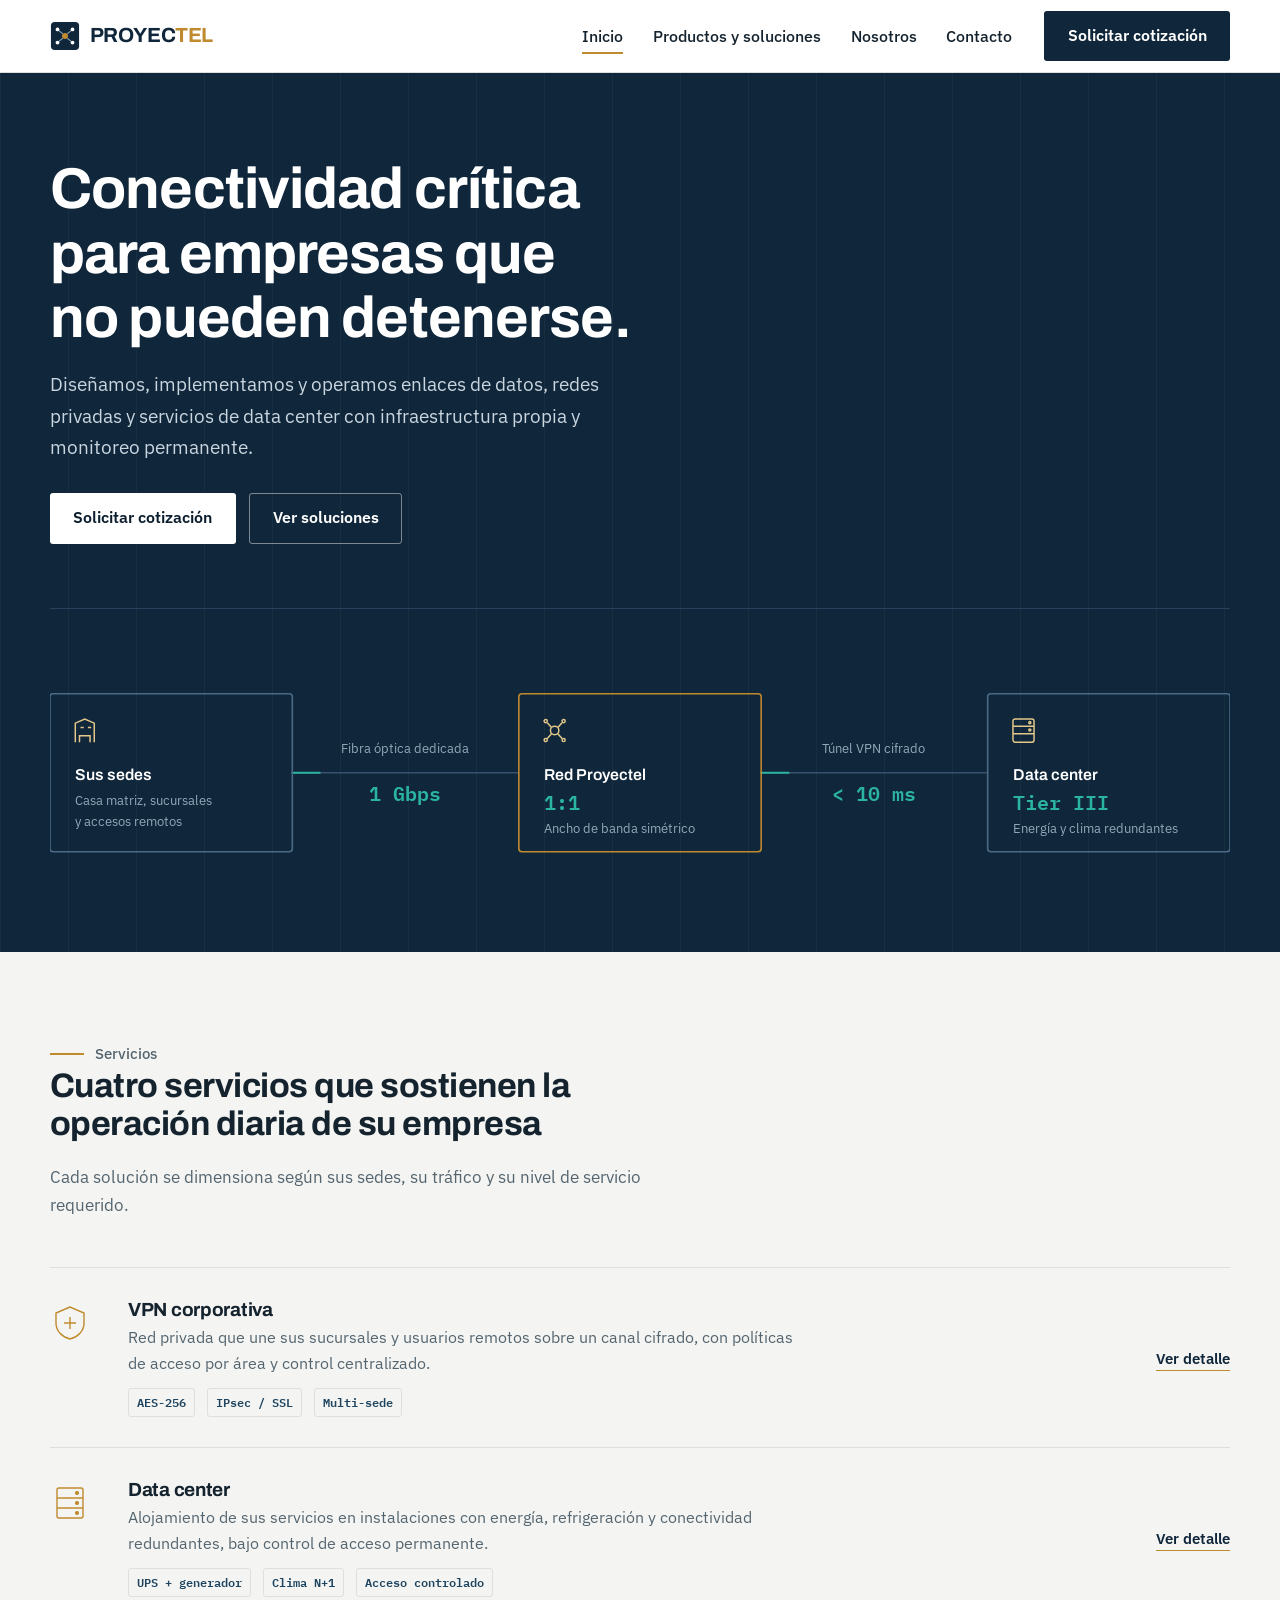
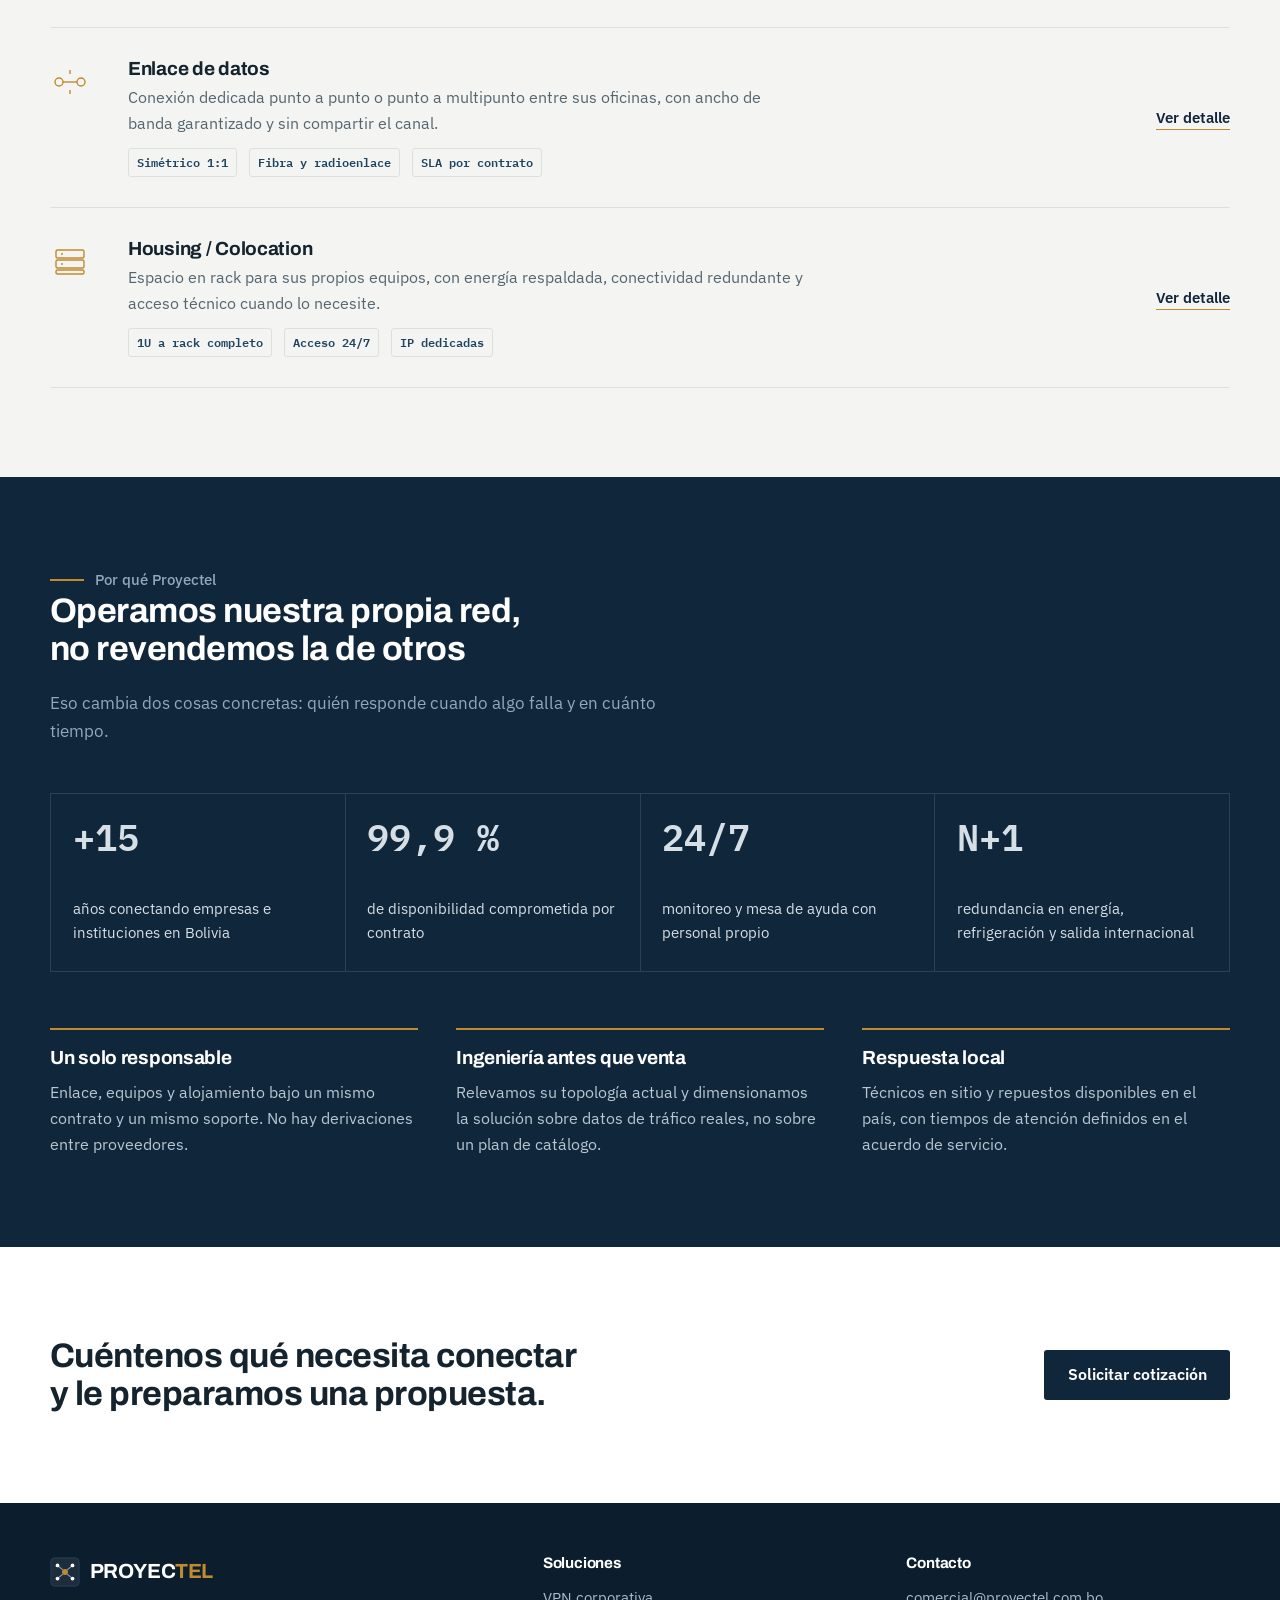
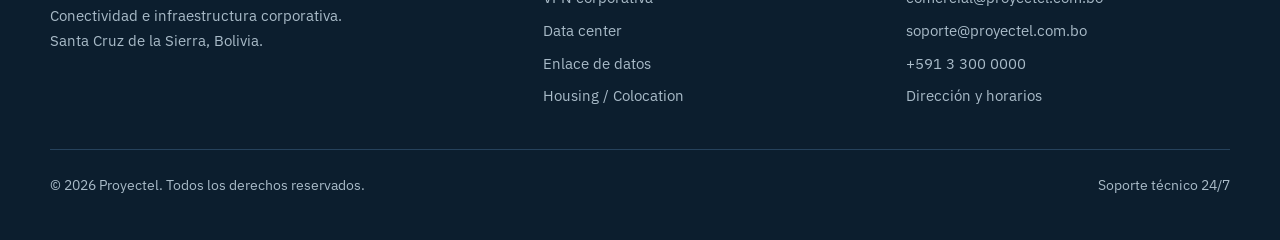
<file: proyectel/index.html>
<!DOCTYPE html>
<html lang="es-BO">
<head>
<meta charset="UTF-8">
<meta name="viewport" content="width=device-width, initial-scale=1">
<title>Proyectel — Conectividad e infraestructura corporativa</title>
<meta name="description" content="Enlaces de datos, VPN corporativa, data center y housing/colocation para empresas. Infraestructura propia y soporte 24/7.">
<link rel="preconnect" href="https://fonts.googleapis.com">
<link rel="preconnect" href="https://fonts.gstatic.com" crossorigin>
<link href="https://fonts.googleapis.com/css2?family=Archivo:wght@500;600;700&family=IBM+Plex+Mono:wght@500;600&family=IBM+Plex+Sans:wght@400;500;600&display=swap" rel="stylesheet">
<link rel="stylesheet" href="assets/css/estilos.css">
</head>
<body>
<a class="salto-contenido" href="#contenido">Saltar al contenido</a>

<!-- ============ CABECERA ============ -->
<header class="cabecera">
  <div class="contenedor cabecera__fila">

    <!-- LOGO: cuando tengas el archivo oficial, reemplazá todo este <a> por:
         <a class="logo" href="index.html"><img src="assets/img/logo-proyectel.svg" alt="Proyectel" height="34"></a> -->
    <a class="logo" href="index.html">
      <svg class="logo__marca" viewBox="0 0 32 32" aria-hidden="true">
        <rect x="1" y="1" width="30" height="30" rx="4" fill="#10263A"/>
        <circle cx="16" cy="16" r="3.2" fill="#C08A2E"/>
        <circle cx="8" cy="9" r="2" fill="#FFFFFF"/>
        <circle cx="24" cy="9" r="2" fill="#FFFFFF"/>
        <circle cx="8" cy="23" r="2" fill="#FFFFFF"/>
        <circle cx="24" cy="23" r="2" fill="#FFFFFF"/>
        <g stroke="#7E98AC" stroke-width="1.1">
          <path d="M9.6 10.4 13.6 13.6M22.4 10.4 18.4 13.6M9.6 21.6 13.6 18.4M22.4 21.6 18.4 18.4"/>
        </g>
      </svg>
      <span class="logo__texto">PROYEC<span>TEL</span></span>
    </a>

    <button class="menu-btn" id="menuBtn" aria-expanded="false" aria-controls="navPrincipal" aria-label="Abrir menú">
      <span></span>
    </button>

    <nav class="nav" id="navPrincipal" aria-label="Navegación principal">
      <ul class="nav__lista">
        <li><a class="nav__enlace" href="index.html" aria-current="page">Inicio</a></li>
        <li><a class="nav__enlace" href="productos.html">Productos y soluciones</a></li>
        <li><a class="nav__enlace" href="nosotros.html">Nosotros</a></li>
        <li><a class="nav__enlace" href="contacto.html">Contacto</a></li>
      </ul>
      <a class="boton boton--primario" href="contacto.html#cotizacion">Solicitar cotización</a>
    </nav>
  </div>
</header>

<main id="contenido">

  <!-- ============ PORTADA ============ -->
  <section class="portada">
    <div class="contenedor portada__interior">
      <h1 class="portada__titulo" style="max-width:19ch">Conectividad crítica para empresas que no pueden detenerse.</h1>
      <p class="portada__bajada">
        Diseñamos, implementamos y operamos enlaces de datos, redes privadas y servicios de
        data center con infraestructura propia y monitoreo permanente.
      </p>
      <div class="portada__acciones">
        <a class="boton boton--claro" href="contacto.html#cotizacion">Solicitar cotización</a>
        <a class="boton boton--contorno-claro" href="productos.html">Ver soluciones</a>
      </div>

      <!-- DIAGRAMA DE RED
           Los valores (1 Gbps, 1:1, &lt; 10 ms, Tier III) son de ejemplo:
           cambialos por los datos reales de Proyectel antes de presentar. -->
      <div class="diagrama">

        <!-- Versión horizontal (escritorio) -->
        <svg class="diagrama__horizontal" viewBox="0 0 1120 250" role="img"
             aria-label="Diagrama: las sedes del cliente se conectan por enlace dedicado de fibra óptica a la red Proyectel, y de ahí al data center.">

          <!-- Enlace 1 -->
          <path class="nodo-linea" d="M230 125 H445"/>
          <path class="nodo-pulso" d="M230 125 H445"/>
          <text class="dia-pie" x="337" y="106" text-anchor="middle">Fibra óptica dedicada</text>
          <text class="dia-dato" x="337" y="152" text-anchor="middle">1 Gbps</text>

          <!-- Enlace 2 -->
          <path class="nodo-linea" d="M675 125 H890"/>
          <path class="nodo-pulso nodo-pulso--b" d="M675 125 H890"/>
          <text class="dia-pie" x="782" y="106" text-anchor="middle">Túnel VPN cifrado</text>
          <text class="dia-dato" x="782" y="152" text-anchor="middle">&lt; 10 ms</text>

          <!-- Nodo 1: sedes -->
          <rect class="dia-caja" x="0" y="50" width="230" height="150" rx="3"/>
          <g class="dia-glifo" transform="translate(24,74)">
            <path d="M0 22V4l9-4 9 4v18"/><path d="M4 22v-6h10v6"/><path d="M5 8h3M12 8h3"/>
          </g>
          <text class="dia-titulo" x="24" y="132">Sus sedes</text>
          <text class="dia-pie" x="24" y="156">Casa matriz, sucursales</text>
          <text class="dia-pie" x="24" y="176">y accesos remotos</text>

          <!-- Nodo 2: red Proyectel -->
          <rect class="dia-caja dia-caja--acento" x="445" y="50" width="230" height="150" rx="3"/>
          <g class="dia-glifo" transform="translate(469,74)">
            <circle cx="10" cy="11" r="4"/><circle cx="1.5" cy="2" r="1.5"/><circle cx="18.5" cy="2" r="1.5"/>
            <circle cx="1.5" cy="20" r="1.5"/><circle cx="18.5" cy="20" r="1.5"/>
            <path d="M3 3.5 7 8M17 3.5 13 8M3 18.5 7 14M17 18.5 13 14"/>
          </g>
          <text class="dia-titulo" x="469" y="132">Red Proyectel</text>
          <text class="dia-dato" x="469" y="160">1:1</text>
          <text class="dia-pie" x="469" y="182">Ancho de banda simétrico</text>

          <!-- Nodo 3: data center -->
          <rect class="dia-caja" x="890" y="50" width="230" height="150" rx="3"/>
          <g class="dia-glifo" transform="translate(914,74)">
            <rect x="0" y="0" width="20" height="22" rx="2"/>
            <path d="M0 7h20M0 14h20"/><circle cx="16" cy="3.5" r="1"/><circle cx="16" cy="10.5" r="1"/>
          </g>
          <text class="dia-titulo" x="914" y="132">Data center</text>
          <text class="dia-dato" x="914" y="160">Tier III</text>
          <text class="dia-pie" x="914" y="182">Energía y clima redundantes</text>
        </svg>

        <!-- Versión vertical (móvil) -->
        <svg class="diagrama__vertical" viewBox="0 0 320 470" role="img"
             aria-label="Diagrama: las sedes del cliente se conectan por fibra óptica a la red Proyectel y al data center.">
          <path class="nodo-linea" d="M160 110 V170"/>
          <path class="nodo-pulso" d="M160 110 V170" style="stroke-dasharray:14 70"/>
          <text class="dia-pie" x="176" y="145">Fibra óptica, 1 Gbps</text>

          <path class="nodo-linea" d="M160 290 V350"/>
          <path class="nodo-pulso nodo-pulso--b" d="M160 290 V350" style="stroke-dasharray:14 70"/>
          <text class="dia-pie" x="176" y="325">VPN cifrada, &lt; 10 ms</text>

          <rect class="dia-caja" x="10" y="10" width="300" height="100" rx="3"/>
          <text class="dia-titulo" x="32" y="52">Sus sedes</text>
          <text class="dia-pie" x="32" y="76">Casa matriz, sucursales y accesos remotos</text>

          <rect class="dia-caja dia-caja--acento" x="10" y="170" width="300" height="120" rx="3"/>
          <text class="dia-titulo" x="32" y="212">Red Proyectel</text>
          <text class="dia-dato" x="32" y="240">1:1</text>
          <text class="dia-pie" x="32" y="262">Ancho de banda simétrico</text>

          <rect class="dia-caja" x="10" y="350" width="300" height="110" rx="3"/>
          <text class="dia-titulo" x="32" y="392">Data center</text>
          <text class="dia-dato" x="32" y="420">Tier III</text>
          <text class="dia-pie" x="32" y="442">Energía y clima redundantes</text>
        </svg>
      </div>
    </div>
  </section>

  <!-- ============ RESUMEN DE PRODUCTOS ============ -->
  <section class="seccion">
    <div class="contenedor">
      <div class="encabezado-seccion">
        <p class="rotulo">Servicios</p>
        <h2>Cuatro servicios que sostienen la operación diaria de su empresa</h2>
        <p>Cada solución se dimensiona según sus sedes, su tráfico y su nivel de servicio requerido.</p>
      </div>

      <div class="lista-servicios">

        <article class="servicio">
          <svg class="servicio__glifo" width="40" height="40" viewBox="0 0 40 40" fill="none" stroke="currentColor" stroke-width="1.4" aria-hidden="true">
            <path d="M20 4 6 10v10c0 8 6 14 14 16 8-2 14-8 14-16V10L20 4Z"/>
            <path d="M14 20h12M20 14v12"/>
          </svg>
          <div>
            <h3>VPN corporativa</h3>
            <p>Red privada que une sus sucursales y usuarios remotos sobre un canal cifrado, con políticas de acceso por área y control centralizado.</p>
            <ul class="servicio__datos">
              <li>AES-256</li><li>IPsec / SSL</li><li>Multi-sede</li>
            </ul>
          </div>
          <div class="servicio__accion">
            <a class="enlace-texto" href="productos.html#vpn-corporativa">Ver detalle</a>
          </div>
        </article>

        <article class="servicio">
          <svg class="servicio__glifo" width="40" height="40" viewBox="0 0 40 40" fill="none" stroke="currentColor" stroke-width="1.4" aria-hidden="true">
            <rect x="7" y="5" width="26" height="30" rx="2"/>
            <path d="M7 15h26M7 25h26"/><circle cx="27" cy="10" r="1.4" fill="currentColor"/>
            <circle cx="27" cy="20" r="1.4" fill="currentColor"/><circle cx="27" cy="30" r="1.4" fill="currentColor"/>
          </svg>
          <div>
            <h3>Data center</h3>
            <p>Alojamiento de sus servicios en instalaciones con energía, refrigeración y conectividad redundantes, bajo control de acceso permanente.</p>
            <ul class="servicio__datos">
              <li>UPS + generador</li><li>Clima N+1</li><li>Acceso controlado</li>
            </ul>
          </div>
          <div class="servicio__accion">
            <a class="enlace-texto" href="productos.html#data-center">Ver detalle</a>
          </div>
        </article>

        <article class="servicio">
          <svg class="servicio__glifo" width="40" height="40" viewBox="0 0 40 40" fill="none" stroke="currentColor" stroke-width="1.4" aria-hidden="true">
            <circle cx="9" cy="20" r="4"/><circle cx="31" cy="20" r="4"/>
            <path d="M13 20h14"/><path d="M20 12v-4M20 28v4"/>
          </svg>
          <div>
            <h3>Enlace de datos</h3>
            <p>Conexión dedicada punto a punto o punto a multipunto entre sus oficinas, con ancho de banda garantizado y sin compartir el canal.</p>
            <ul class="servicio__datos">
              <li>Simétrico 1:1</li><li>Fibra y radioenlace</li><li>SLA por contrato</li>
            </ul>
          </div>
          <div class="servicio__accion">
            <a class="enlace-texto" href="productos.html#enlace-de-datos">Ver detalle</a>
          </div>
        </article>

        <article class="servicio">
          <svg class="servicio__glifo" width="40" height="40" viewBox="0 0 40 40" fill="none" stroke="currentColor" stroke-width="1.4" aria-hidden="true">
            <rect x="6" y="8" width="28" height="8" rx="1.5"/><rect x="6" y="18" width="28" height="8" rx="1.5"/>
            <rect x="6" y="28" width="28" height="4" rx="1.5"/>
            <path d="M11 12h2M11 22h2"/>
          </svg>
          <div>
            <h3>Housing / Colocation</h3>
            <p>Espacio en rack para sus propios equipos, con energía respaldada, conectividad redundante y acceso técnico cuando lo necesite.</p>
            <ul class="servicio__datos">
              <li>1U a rack completo</li><li>Acceso 24/7</li><li>IP dedicadas</li>
            </ul>
          </div>
          <div class="servicio__accion">
            <a class="enlace-texto" href="productos.html#housing-colocation">Ver detalle</a>
          </div>
        </article>

      </div>
    </div>
  </section>

  <!-- ============ CIFRAS + DIFERENCIALES ============ -->
  <section class="seccion seccion-oscura">
    <div class="contenedor">
      <div class="encabezado-seccion">
        <p class="rotulo rotulo--claro">Por qué Proyectel</p>
        <h2>Operamos nuestra propia red, no revendemos la de otros</h2>
        <p>Eso cambia dos cosas concretas: quién responde cuando algo falla y en cuánto tiempo.</p>
      </div>

      <!-- CIFRAS: reemplazá por los datos reales de la empresa -->
      <div class="cifras">
        <div class="cifra">
          <p class="cifra__valor">+15</p>
          <p class="cifra__texto">años conectando empresas e instituciones en Bolivia</p>
        </div>
        <div class="cifra">
          <p class="cifra__valor">99,9 %</p>
          <p class="cifra__texto">de disponibilidad comprometida por contrato</p>
        </div>
        <div class="cifra">
          <p class="cifra__valor">24/7</p>
          <p class="cifra__texto">monitoreo y mesa de ayuda con personal propio</p>
        </div>
        <div class="cifra">
          <p class="cifra__valor">N+1</p>
          <p class="cifra__texto">redundancia en energía, refrigeración y salida internacional</p>
        </div>
      </div>

      <div class="rejilla-3" style="margin-top: clamp(2.5rem, 5vw, 3.5rem);">
        <div class="bloque-borde">
          <h3>Un solo responsable</h3>
          <p>Enlace, equipos y alojamiento bajo un mismo contrato y un mismo soporte. No hay derivaciones entre proveedores.</p>
        </div>
        <div class="bloque-borde">
          <h3>Ingeniería antes que venta</h3>
          <p>Relevamos su topología actual y dimensionamos la solución sobre datos de tráfico reales, no sobre un plan de catálogo.</p>
        </div>
        <div class="bloque-borde">
          <h3>Respuesta local</h3>
          <p>Técnicos en sitio y repuestos disponibles en el país, con tiempos de atención definidos en el acuerdo de servicio.</p>
        </div>
      </div>
    </div>
  </section>

  <!-- ============ LLAMADO FINAL ============ -->
  <section class="seccion seccion-blanca">
    <div class="contenedor llamado">
      <h2>Cuéntenos qué necesita conectar y le preparamos una propuesta.</h2>
      <a class="boton boton--primario" href="contacto.html#cotizacion">Solicitar cotización</a>
    </div>
  </section>

</main>

<!-- ============ PIE ============ -->
<footer class="pie">
  <div class="contenedor">
    <div class="pie__rejilla">
      <div>
        <a class="logo" href="index.html" style="margin-bottom:1rem">
          <svg class="logo__marca" viewBox="0 0 32 32" aria-hidden="true">
            <rect x="1" y="1" width="30" height="30" rx="4" fill="#FFFFFF" fill-opacity=".07" stroke="#26425C"/>
            <circle cx="16" cy="16" r="3.2" fill="#C08A2E"/>
            <circle cx="8" cy="9" r="2" fill="#FFFFFF"/><circle cx="24" cy="9" r="2" fill="#FFFFFF"/>
            <circle cx="8" cy="23" r="2" fill="#FFFFFF"/><circle cx="24" cy="23" r="2" fill="#FFFFFF"/>
            <g stroke="#7E98AC" stroke-width="1.1">
              <path d="M9.6 10.4 13.6 13.6M22.4 10.4 18.4 13.6M9.6 21.6 13.6 18.4M22.4 21.6 18.4 18.4"/>
            </g>
          </svg>
          <span class="logo__texto">PROYEC<span>TEL</span></span>
        </a>
        <p style="max-width:34ch">Conectividad e infraestructura corporativa. Santa Cruz de la Sierra, Bolivia.</p>
      </div>
      <div>
        <h4>Soluciones</h4>
        <ul>
          <li><a href="productos.html#vpn-corporativa">VPN corporativa</a></li>
          <li><a href="productos.html#data-center">Data center</a></li>
          <li><a href="productos.html#enlace-de-datos">Enlace de datos</a></li>
          <li><a href="productos.html#housing-colocation">Housing / Colocation</a></li>
        </ul>
      </div>
      <div>
        <h4>Contacto</h4>
        <ul>
          <li><a href="mailto:comercial@proyectel.com.bo">comercial@proyectel.com.bo</a></li>
          <li><a href="mailto:soporte@proyectel.com.bo">soporte@proyectel.com.bo</a></li>
          <li><a href="tel:+59133000000">+591 3 300 0000</a></li>
          <li><a href="contacto.html">Dirección y horarios</a></li>
        </ul>
      </div>
    </div>
    <div class="pie__legal">
      <p>&copy; <span id="anio">2026</span> Proyectel. Todos los derechos reservados.</p>
      <p>Soporte técnico 24/7</p>
    </div>
  </div>
</footer>

<script src="assets/js/main.js"></script>
</body>
</html>
</file>
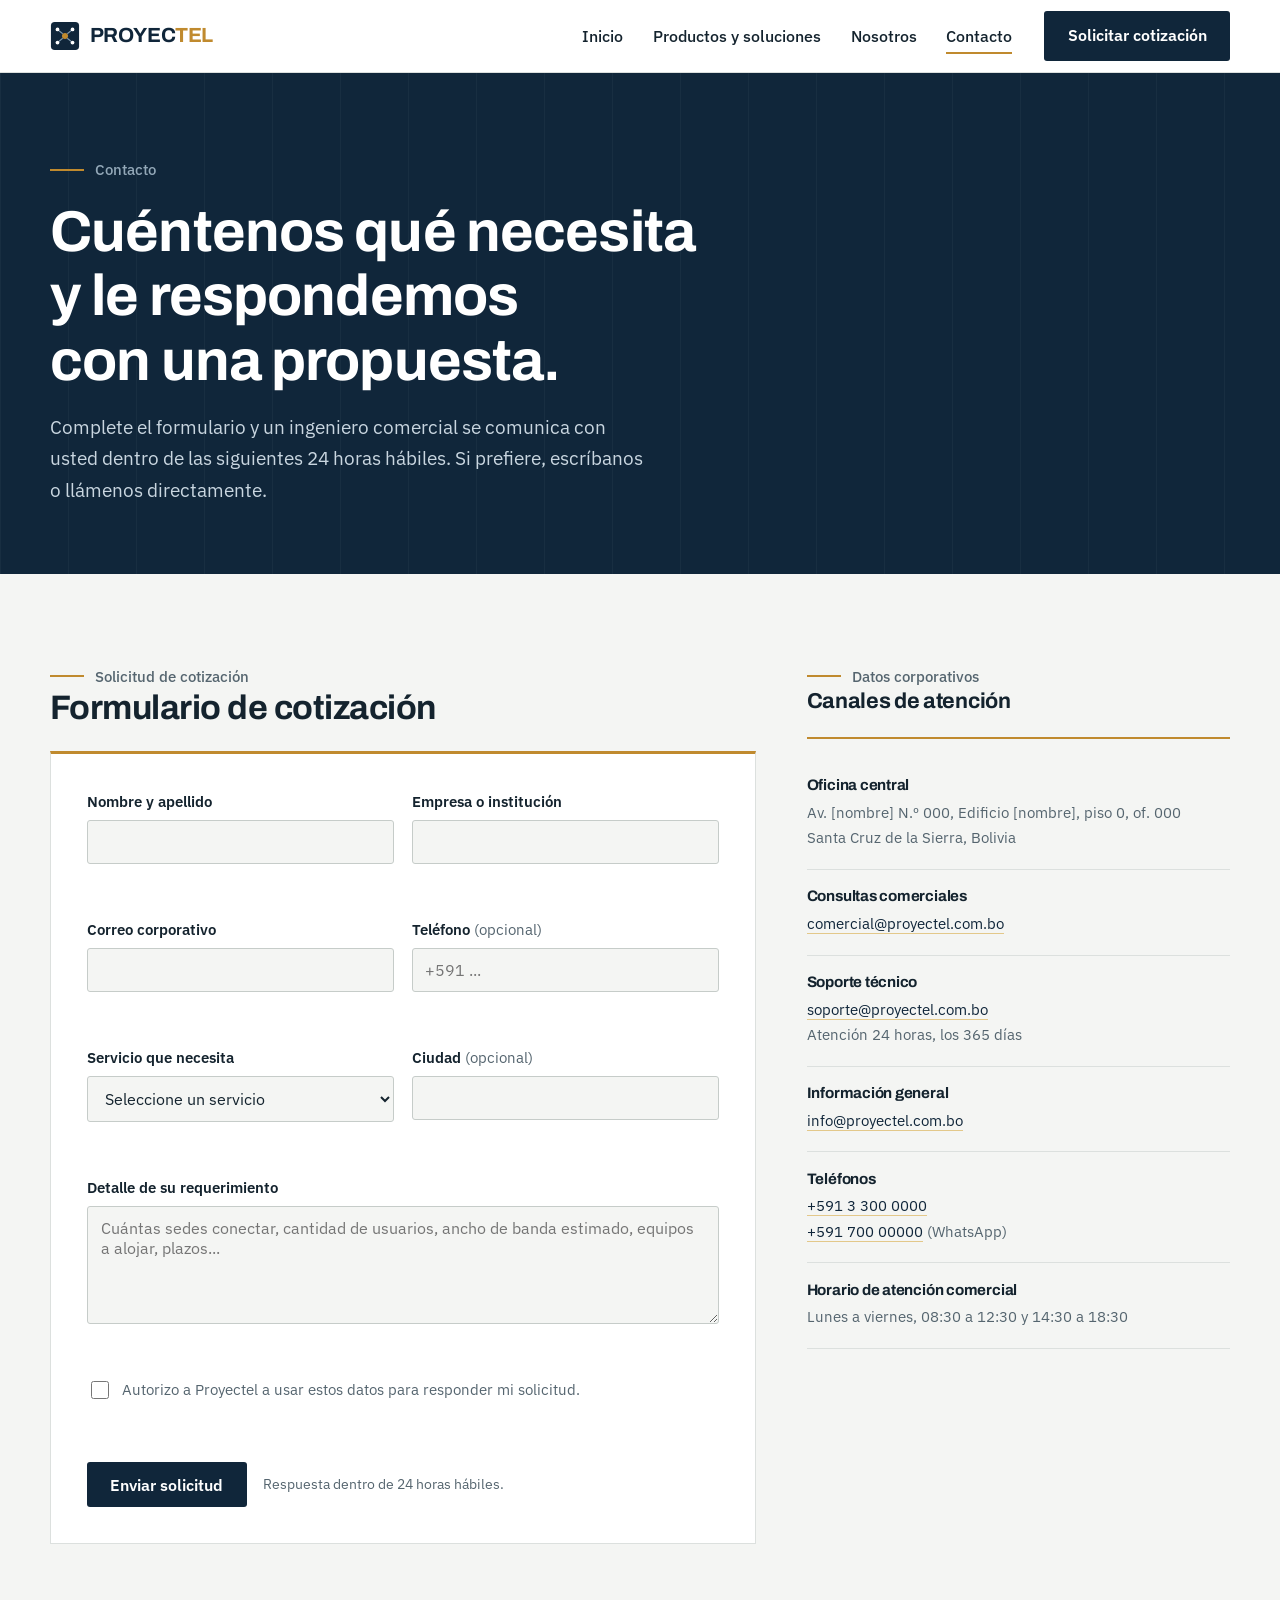
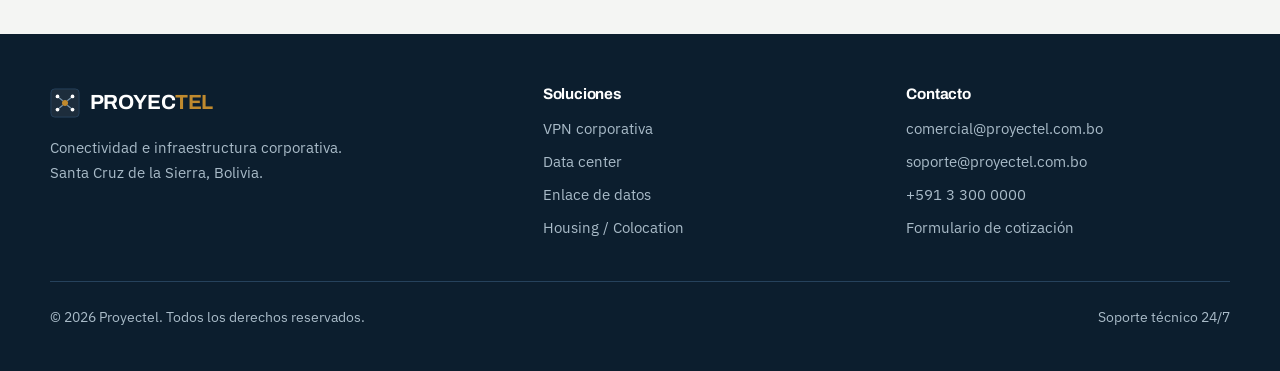
<file: proyectel/contacto.html>
<!DOCTYPE html>
<html lang="es-BO">
<head>
<meta charset="UTF-8">
<meta name="viewport" content="width=device-width, initial-scale=1">
<title>Contacto y cotización — Proyectel</title>
<meta name="description" content="Solicite una cotización de VPN corporativa, data center, enlace de datos o housing/colocation. Datos corporativos y canales de atención.">
<link rel="preconnect" href="https://fonts.googleapis.com">
<link rel="preconnect" href="https://fonts.gstatic.com" crossorigin>
<link href="https://fonts.googleapis.com/css2?family=Archivo:wght@500;600;700&family=IBM+Plex+Mono:wght@500;600&family=IBM+Plex+Sans:wght@400;500;600&display=swap" rel="stylesheet">
<link rel="stylesheet" href="assets/css/estilos.css">
</head>
<body>
<a class="salto-contenido" href="#contenido">Saltar al contenido</a>

<header class="cabecera">
  <div class="contenedor cabecera__fila">
    <a class="logo" href="index.html">
      <svg class="logo__marca" viewBox="0 0 32 32" aria-hidden="true">
        <rect x="1" y="1" width="30" height="30" rx="4" fill="#10263A"/>
        <circle cx="16" cy="16" r="3.2" fill="#C08A2E"/>
        <circle cx="8" cy="9" r="2" fill="#FFFFFF"/><circle cx="24" cy="9" r="2" fill="#FFFFFF"/>
        <circle cx="8" cy="23" r="2" fill="#FFFFFF"/><circle cx="24" cy="23" r="2" fill="#FFFFFF"/>
        <g stroke="#7E98AC" stroke-width="1.1">
          <path d="M9.6 10.4 13.6 13.6M22.4 10.4 18.4 13.6M9.6 21.6 13.6 18.4M22.4 21.6 18.4 18.4"/>
        </g>
      </svg>
      <span class="logo__texto">PROYEC<span>TEL</span></span>
    </a>

    <button class="menu-btn" id="menuBtn" aria-expanded="false" aria-controls="navPrincipal" aria-label="Abrir menú">
      <span></span>
    </button>

    <nav class="nav" id="navPrincipal" aria-label="Navegación principal">
      <ul class="nav__lista">
        <li><a class="nav__enlace" href="index.html">Inicio</a></li>
        <li><a class="nav__enlace" href="productos.html">Productos y soluciones</a></li>
        <li><a class="nav__enlace" href="nosotros.html">Nosotros</a></li>
        <li><a class="nav__enlace" href="contacto.html" aria-current="page">Contacto</a></li>
      </ul>
      <a class="boton boton--primario" href="#cotizacion">Solicitar cotización</a>
    </nav>
  </div>
</header>

<main id="contenido">

  <!-- ============ ENCABEZADO ============ -->
  <section class="portada">
    <div class="contenedor portada__interior">
      <p class="rotulo rotulo--claro">Contacto</p>
      <h1 class="portada__titulo" style="max-width:19ch">Cuéntenos qué necesita y le respondemos con una propuesta.</h1>
      <p class="portada__bajada">
        Complete el formulario y un ingeniero comercial se comunica con usted dentro de las siguientes
        24 horas hábiles. Si prefiere, escríbanos o llámenos directamente.
      </p>
    </div>
  </section>

  <!-- ============ FORMULARIO + DATOS ============ -->
  <section class="seccion" id="cotizacion">
    <div class="contenedor zona-contacto">

      <!-- ---- Formulario ---- -->
      <div>
        <div class="encabezado-seccion" style="margin-bottom:1.5rem">
          <p class="rotulo">Solicitud de cotización</p>
          <h2>Formulario de cotización</h2>
        </div>

        <!-- Sin backend el envío se simula en el navegador.
             Para que llegue de verdad, ver las instrucciones en assets/js/main.js -->
        <form class="formulario" id="formCotizacion" novalidate>
          <div class="campos">

            <div class="campo">
              <label for="nombre">Nombre y apellido</label>
              <input type="text" id="nombre" name="nombre" autocomplete="name" required>
              <p class="campo__error" data-error-de="nombre"></p>
            </div>

            <div class="campo">
              <label for="empresa">Empresa o institución</label>
              <input type="text" id="empresa" name="empresa" autocomplete="organization" required>
              <p class="campo__error" data-error-de="empresa"></p>
            </div>

            <div class="campo">
              <label for="email">Correo corporativo</label>
              <input type="email" id="email" name="email" autocomplete="email" required>
              <p class="campo__error" data-error-de="email"></p>
            </div>

            <div class="campo">
              <label for="telefono">Teléfono <span>(opcional)</span></label>
              <input type="tel" id="telefono" name="telefono" autocomplete="tel" placeholder="+591 ...">
              <p class="campo__error" data-error-de="telefono"></p>
            </div>

            <div class="campo">
              <label for="producto">Servicio que necesita</label>
              <select id="producto" name="producto" required>
                <option value="">Seleccione un servicio</option>
                <option value="vpn-corporativa">VPN corporativa</option>
                <option value="data-center">Data center</option>
                <option value="enlace-de-datos">Enlace de datos</option>
                <option value="housing-colocation">Housing / Colocation</option>
                <option value="varios">Más de un servicio</option>
                <option value="asesoria">Todavía no lo sé, necesito asesoría</option>
              </select>
              <p class="campo__error" data-error-de="producto"></p>
            </div>

            <div class="campo">
              <label for="ciudad">Ciudad <span>(opcional)</span></label>
              <input type="text" id="ciudad" name="ciudad" autocomplete="address-level2">
              <p class="campo__error" data-error-de="ciudad"></p>
            </div>

            <div class="campo campo--ancho">
              <label for="detalle">Detalle de su requerimiento</label>
              <textarea id="detalle" name="detalle" required
                placeholder="Cuántas sedes conectar, cantidad de usuarios, ancho de banda estimado, equipos a alojar, plazos..."></textarea>
              <p class="campo__error" data-error-de="detalle"></p>
            </div>

            <div class="campo campo--ancho">
              <label class="acuerdo" for="acuerdo">
                <input type="checkbox" id="acuerdo" name="acuerdo" required>
                <span>Autorizo a Proyectel a usar estos datos para responder mi solicitud.</span>
              </label>
              <p class="campo__error" data-error-de="acuerdo"></p>
            </div>

          </div>

          <div class="pie-formulario">
            <button type="submit" class="boton boton--primario">Enviar solicitud</button>
            <p>Respuesta dentro de 24 horas hábiles.</p>
          </div>
        </form>

        <div class="confirmacion" id="confirmacion" hidden role="status">
          <h3>Solicitud enviada</h3>
          <p>Gracias por escribirnos. Un ingeniero comercial revisará su requerimiento y le responderá al correo indicado.</p>
        </div>
      </div>

      <!-- ---- Datos corporativos ---- -->
      <aside>
        <div class="encabezado-seccion" style="margin-bottom:1.5rem">
          <p class="rotulo">Datos corporativos</p>
          <h2 style="font-size:1.35rem">Canales de atención</h2>
        </div>

        <div class="datos-corporativos">
          <!-- REEMPLAZÁ estos datos por los reales de Proyectel -->
          <div class="dato-bloque">
            <h3>Oficina central</h3>
            <p>Av. [nombre] N.º 000, Edificio [nombre], piso 0, of. 000<br>Santa Cruz de la Sierra, Bolivia</p>
          </div>

          <div class="dato-bloque">
            <h3>Consultas comerciales</h3>
            <p><a href="mailto:comercial@proyectel.com.bo">comercial@proyectel.com.bo</a></p>
          </div>

          <div class="dato-bloque">
            <h3>Soporte técnico</h3>
            <p><a href="mailto:soporte@proyectel.com.bo">soporte@proyectel.com.bo</a><br>Atención 24 horas, los 365 días</p>
          </div>

          <div class="dato-bloque">
            <h3>Información general</h3>
            <p><a href="mailto:info@proyectel.com.bo">info@proyectel.com.bo</a></p>
          </div>

          <div class="dato-bloque">
            <h3>Teléfonos</h3>
            <p><a href="tel:+59133000000">+591 3 300 0000</a><br><a href="tel:+59170000000">+591 700 00000</a> (WhatsApp)</p>
          </div>

          <div class="dato-bloque">
            <h3>Horario de atención comercial</h3>
            <p>Lunes a viernes, 08:30 a 12:30 y 14:30 a 18:30</p>
          </div>
        </div>
      </aside>

    </div>
  </section>

</main>

<footer class="pie">
  <div class="contenedor">
    <div class="pie__rejilla">
      <div>
        <a class="logo" href="index.html" style="margin-bottom:1rem">
          <svg class="logo__marca" viewBox="0 0 32 32" aria-hidden="true">
            <rect x="1" y="1" width="30" height="30" rx="4" fill="#FFFFFF" fill-opacity=".07" stroke="#26425C"/>
            <circle cx="16" cy="16" r="3.2" fill="#C08A2E"/>
            <circle cx="8" cy="9" r="2" fill="#FFFFFF"/><circle cx="24" cy="9" r="2" fill="#FFFFFF"/>
            <circle cx="8" cy="23" r="2" fill="#FFFFFF"/><circle cx="24" cy="23" r="2" fill="#FFFFFF"/>
            <g stroke="#7E98AC" stroke-width="1.1">
              <path d="M9.6 10.4 13.6 13.6M22.4 10.4 18.4 13.6M9.6 21.6 13.6 18.4M22.4 21.6 18.4 18.4"/>
            </g>
          </svg>
          <span class="logo__texto">PROYEC<span>TEL</span></span>
        </a>
        <p style="max-width:34ch">Conectividad e infraestructura corporativa. Santa Cruz de la Sierra, Bolivia.</p>
      </div>
      <div>
        <h4>Soluciones</h4>
        <ul>
          <li><a href="productos.html#vpn-corporativa">VPN corporativa</a></li>
          <li><a href="productos.html#data-center">Data center</a></li>
          <li><a href="productos.html#enlace-de-datos">Enlace de datos</a></li>
          <li><a href="productos.html#housing-colocation">Housing / Colocation</a></li>
        </ul>
      </div>
      <div>
        <h4>Contacto</h4>
        <ul>
          <li><a href="mailto:comercial@proyectel.com.bo">comercial@proyectel.com.bo</a></li>
          <li><a href="mailto:soporte@proyectel.com.bo">soporte@proyectel.com.bo</a></li>
          <li><a href="tel:+59133000000">+591 3 300 0000</a></li>
          <li><a href="#cotizacion">Formulario de cotización</a></li>
        </ul>
      </div>
    </div>
    <div class="pie__legal">
      <p>&copy; <span id="anio">2026</span> Proyectel. Todos los derechos reservados.</p>
      <p>Soporte técnico 24/7</p>
    </div>
  </div>
</footer>

<script src="assets/js/main.js"></script>
</body>
</html>
</file>
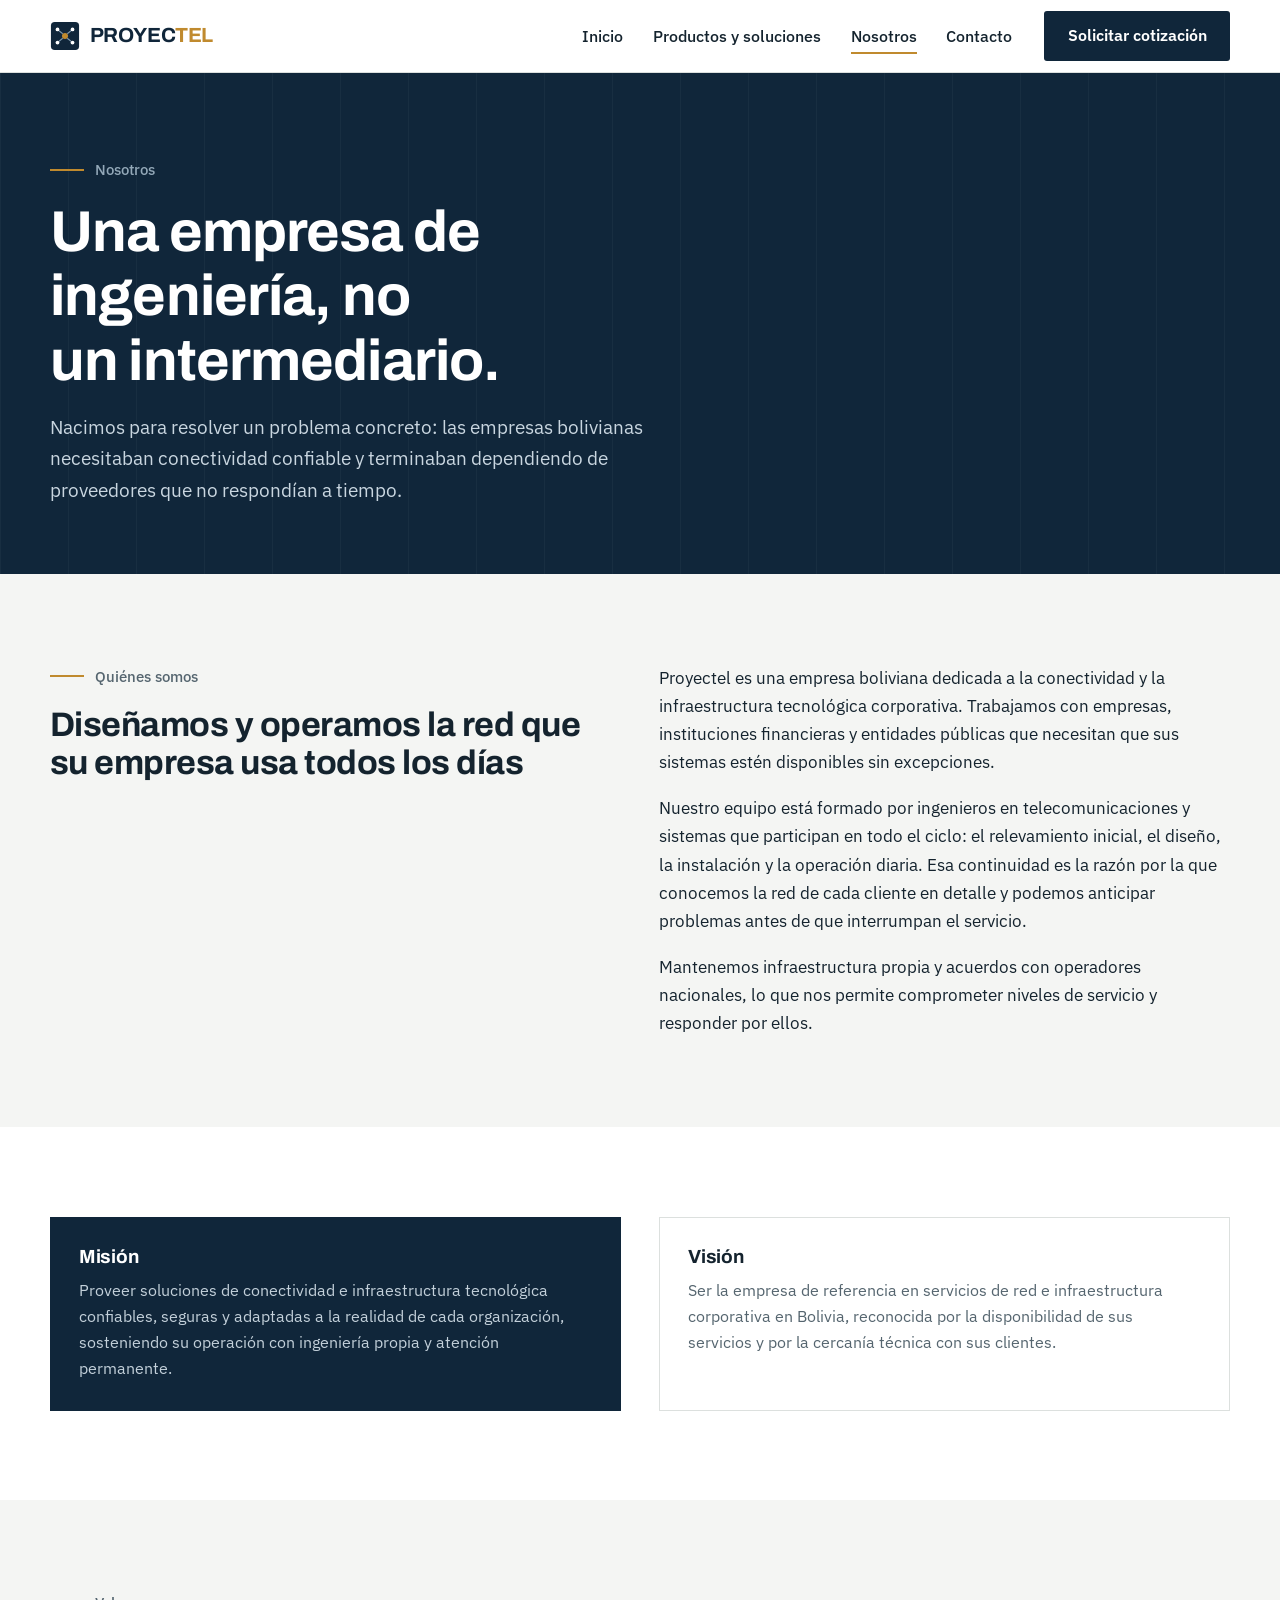
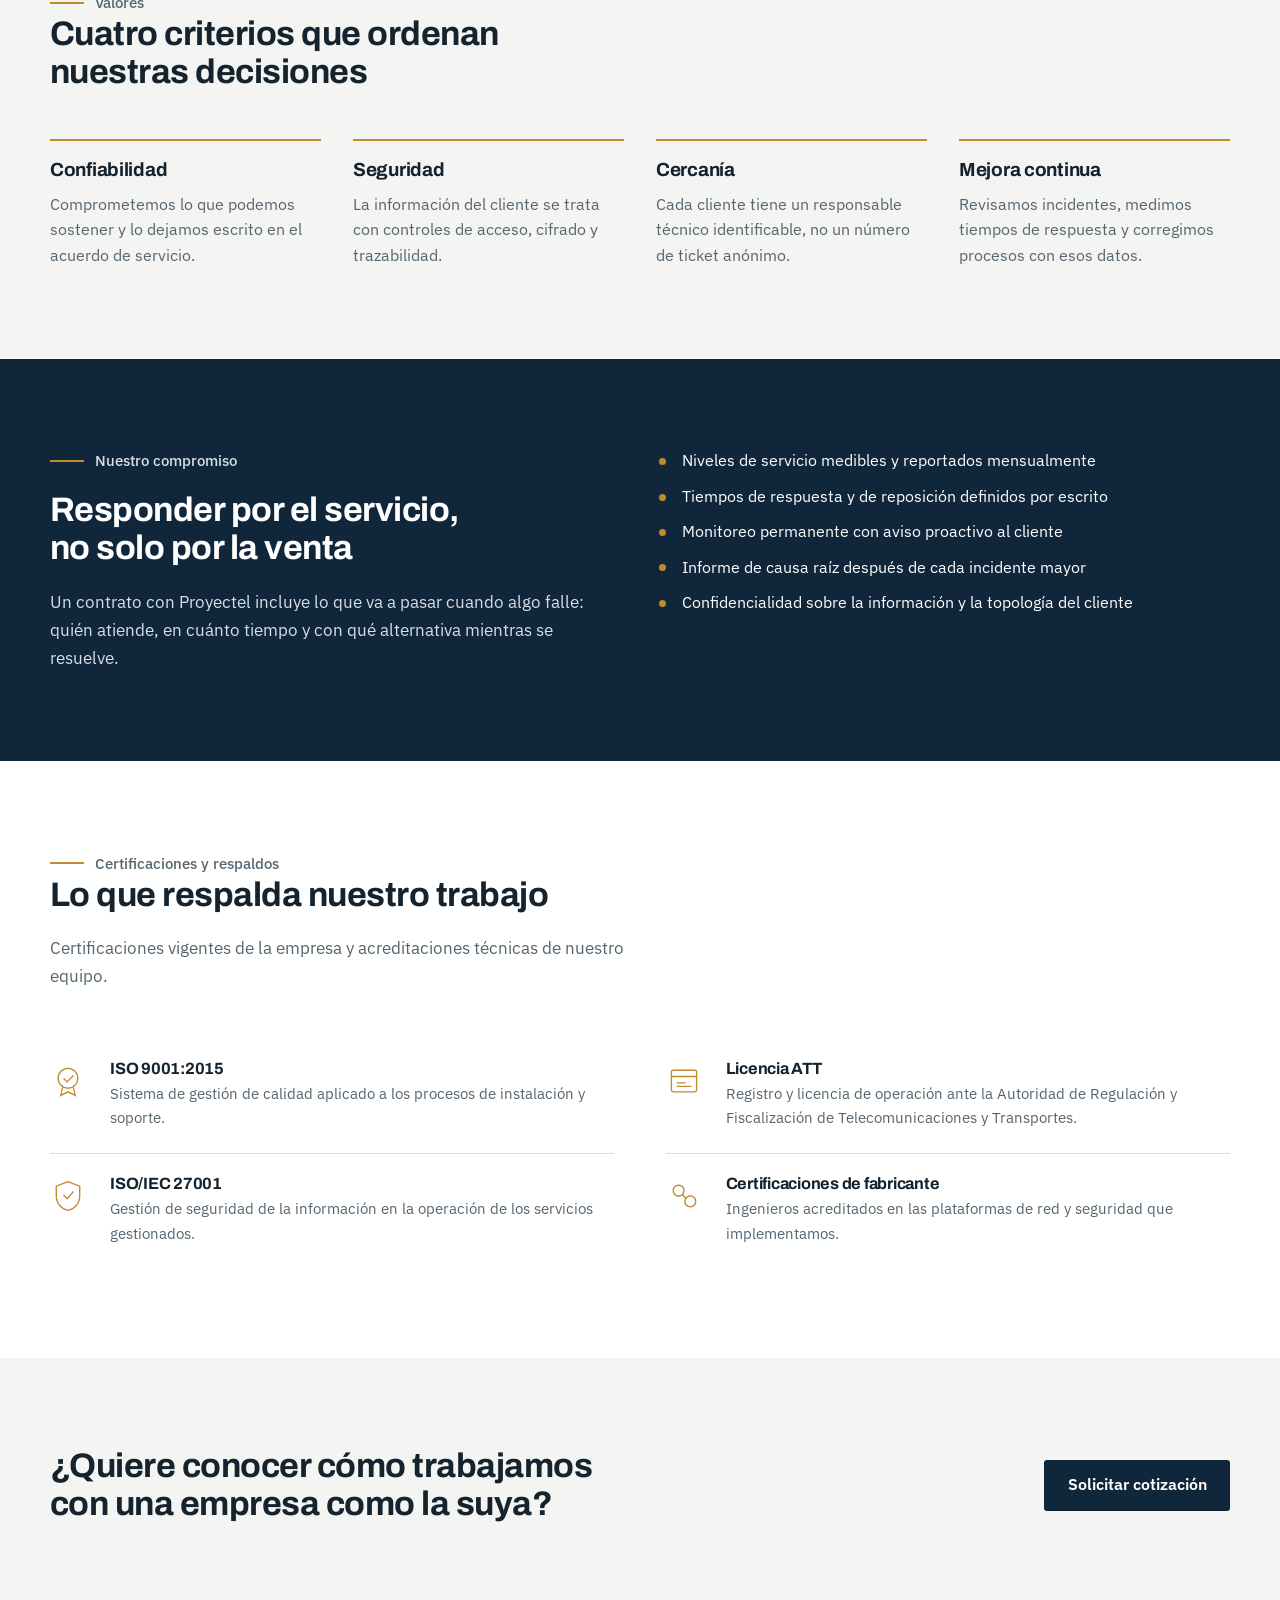
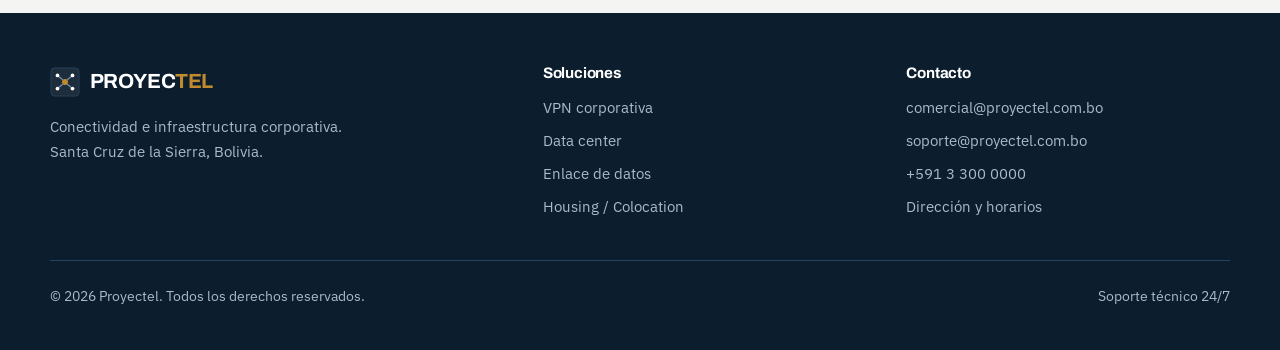
<file: proyectel/nosotros.html>
<!DOCTYPE html>
<html lang="es-BO">
<head>
<meta charset="UTF-8">
<meta name="viewport" content="width=device-width, initial-scale=1">
<title>Nosotros — Proyectel</title>
<meta name="description" content="Quiénes somos, misión, visión, valores, compromiso y certificaciones de Proyectel.">
<link rel="preconnect" href="https://fonts.googleapis.com">
<link rel="preconnect" href="https://fonts.gstatic.com" crossorigin>
<link href="https://fonts.googleapis.com/css2?family=Archivo:wght@500;600;700&family=IBM+Plex+Mono:wght@500;600&family=IBM+Plex+Sans:wght@400;500;600&display=swap" rel="stylesheet">
<link rel="stylesheet" href="assets/css/estilos.css">
</head>
<body>
<a class="salto-contenido" href="#contenido">Saltar al contenido</a>

<header class="cabecera">
  <div class="contenedor cabecera__fila">
    <a class="logo" href="index.html">
      <svg class="logo__marca" viewBox="0 0 32 32" aria-hidden="true">
        <rect x="1" y="1" width="30" height="30" rx="4" fill="#10263A"/>
        <circle cx="16" cy="16" r="3.2" fill="#C08A2E"/>
        <circle cx="8" cy="9" r="2" fill="#FFFFFF"/><circle cx="24" cy="9" r="2" fill="#FFFFFF"/>
        <circle cx="8" cy="23" r="2" fill="#FFFFFF"/><circle cx="24" cy="23" r="2" fill="#FFFFFF"/>
        <g stroke="#7E98AC" stroke-width="1.1">
          <path d="M9.6 10.4 13.6 13.6M22.4 10.4 18.4 13.6M9.6 21.6 13.6 18.4M22.4 21.6 18.4 18.4"/>
        </g>
      </svg>
      <span class="logo__texto">PROYEC<span>TEL</span></span>
    </a>

    <button class="menu-btn" id="menuBtn" aria-expanded="false" aria-controls="navPrincipal" aria-label="Abrir menú">
      <span></span>
    </button>

    <nav class="nav" id="navPrincipal" aria-label="Navegación principal">
      <ul class="nav__lista">
        <li><a class="nav__enlace" href="index.html">Inicio</a></li>
        <li><a class="nav__enlace" href="productos.html">Productos y soluciones</a></li>
        <li><a class="nav__enlace" href="nosotros.html" aria-current="page">Nosotros</a></li>
        <li><a class="nav__enlace" href="contacto.html">Contacto</a></li>
      </ul>
      <a class="boton boton--primario" href="contacto.html#cotizacion">Solicitar cotización</a>
    </nav>
  </div>
</header>

<main id="contenido">

  <!-- ============ ENCABEZADO ============ -->
  <section class="portada">
    <div class="contenedor portada__interior">
      <p class="rotulo rotulo--claro">Nosotros</p>
      <h1 class="portada__titulo" style="max-width:18ch">Una empresa de ingeniería, no un intermediario.</h1>
      <p class="portada__bajada">
        Nacimos para resolver un problema concreto: las empresas bolivianas necesitaban conectividad
        confiable y terminaban dependiendo de proveedores que no respondían a tiempo.
      </p>
    </div>
  </section>

  <!-- ============ QUIÉNES SOMOS ============ -->
  <section class="seccion">
    <div class="contenedor">
      <div class="rejilla-2">
        <div>
          <p class="rotulo">Quiénes somos</p>
          <h2 style="font-size:var(--t-h2)">Diseñamos y operamos la red que su empresa usa todos los días</h2>
        </div>
        <div>
          <!-- TEXTO DE EJEMPLO: reemplazá con la historia real de Proyectel -->
          <p>
            Proyectel es una empresa boliviana dedicada a la conectividad y la infraestructura tecnológica
            corporativa. Trabajamos con empresas, instituciones financieras y entidades públicas que
            necesitan que sus sistemas estén disponibles sin excepciones.
          </p>
          <p>
            Nuestro equipo está formado por ingenieros en telecomunicaciones y sistemas que participan en
            todo el ciclo: el relevamiento inicial, el diseño, la instalación y la operación diaria. Esa
            continuidad es la razón por la que conocemos la red de cada cliente en detalle y podemos
            anticipar problemas antes de que interrumpan el servicio.
          </p>
          <p style="margin-bottom:0">
            Mantenemos infraestructura propia y acuerdos con operadores nacionales, lo que nos permite
            comprometer niveles de servicio y responder por ellos.
          </p>
        </div>
      </div>
    </div>
  </section>

  <!-- ============ MISIÓN / VISIÓN ============ -->
  <section class="seccion seccion-blanca">
    <div class="contenedor">
      <div class="rejilla-2">
        <article class="pilar pilar--acento">
          <h3>Misión</h3>
          <p>
            Proveer soluciones de conectividad e infraestructura tecnológica confiables, seguras y
            adaptadas a la realidad de cada organización, sosteniendo su operación con ingeniería
            propia y atención permanente.
          </p>
        </article>
        <article class="pilar">
          <h3>Visión</h3>
          <p>
            Ser la empresa de referencia en servicios de red e infraestructura corporativa en Bolivia,
            reconocida por la disponibilidad de sus servicios y por la cercanía técnica con sus clientes.
          </p>
        </article>
      </div>
    </div>
  </section>

  <!-- ============ VALORES ============ -->
  <section class="seccion">
    <div class="contenedor">
      <div class="encabezado-seccion">
        <p class="rotulo">Valores</p>
        <h2>Cuatro criterios que ordenan nuestras decisiones</h2>
      </div>

      <div class="rejilla-4">
        <div class="bloque-borde">
          <h3>Confiabilidad</h3>
          <p>Comprometemos lo que podemos sostener y lo dejamos escrito en el acuerdo de servicio.</p>
        </div>
        <div class="bloque-borde">
          <h3>Seguridad</h3>
          <p>La información del cliente se trata con controles de acceso, cifrado y trazabilidad.</p>
        </div>
        <div class="bloque-borde">
          <h3>Cercanía</h3>
          <p>Cada cliente tiene un responsable técnico identificable, no un número de ticket anónimo.</p>
        </div>
        <div class="bloque-borde">
          <h3>Mejora continua</h3>
          <p>Revisamos incidentes, medimos tiempos de respuesta y corregimos procesos con esos datos.</p>
        </div>
      </div>
    </div>
  </section>

  <!-- ============ COMPROMISO ============ -->
  <section class="seccion seccion-oscura">
    <div class="contenedor">
      <div class="rejilla-2">
        <div>
          <p class="rotulo rotulo--claro">Nuestro compromiso</p>
          <h2 style="font-size:var(--t-h2)">Responder por el servicio, no solo por la venta</h2>
          <p style="margin-bottom:0">
            Un contrato con Proyectel incluye lo que va a pasar cuando algo falle: quién atiende, en cuánto
            tiempo y con qué alternativa mientras se resuelve.
          </p>
        </div>
        <div>
          <ul class="lista-marcada" style="margin-top:0">
            <li>Niveles de servicio medibles y reportados mensualmente</li>
            <li>Tiempos de respuesta y de reposición definidos por escrito</li>
            <li>Monitoreo permanente con aviso proactivo al cliente</li>
            <li>Informe de causa raíz después de cada incidente mayor</li>
            <li>Confidencialidad sobre la información y la topología del cliente</li>
          </ul>
        </div>
      </div>
    </div>
  </section>

  <!-- ============ CERTIFICACIONES ============ -->
  <section class="seccion seccion-blanca">
    <div class="contenedor">
      <div class="encabezado-seccion">
        <p class="rotulo">Certificaciones y respaldos</p>
        <h2>Lo que respalda nuestro trabajo</h2>
        <p>Certificaciones vigentes de la empresa y acreditaciones técnicas de nuestro equipo.</p>
      </div>

      <!-- IMPORTANTE: dejá únicamente las certificaciones que Proyectel realmente tiene.
           Publicar una certificación que no está vigente puede traer problemas legales. -->
      <div class="rejilla-2" style="gap:0 clamp(2rem,4vw,4rem)">
        <div>
          <article class="certificacion">
            <svg width="36" height="36" viewBox="0 0 40 40" fill="none" stroke="currentColor" stroke-width="1.5" aria-hidden="true">
              <circle cx="20" cy="17" r="11"/><path d="m15 17 4 4 7-7"/><path d="m14 27-2 9 8-4 8 4-2-9"/>
            </svg>
            <div>
              <h3>ISO 9001:2015</h3>
              <p>Sistema de gestión de calidad aplicado a los procesos de instalación y soporte.</p>
            </div>
          </article>
          <article class="certificacion">
            <svg width="36" height="36" viewBox="0 0 40 40" fill="none" stroke="currentColor" stroke-width="1.5" aria-hidden="true">
              <path d="M20 4 7 9v11c0 8 5.5 14.5 13 16 7.5-1.5 13-8 13-16V9L20 4Z"/><path d="m15 19 4 4 7-8"/>
            </svg>
            <div>
              <h3>ISO/IEC 27001</h3>
              <p>Gestión de seguridad de la información en la operación de los servicios gestionados.</p>
            </div>
          </article>
        </div>
        <div>
          <article class="certificacion">
            <svg width="36" height="36" viewBox="0 0 40 40" fill="none" stroke="currentColor" stroke-width="1.5" aria-hidden="true">
              <rect x="6" y="8" width="28" height="24" rx="2"/><path d="M6 15h28M12 22h10M12 26h16"/>
            </svg>
            <div>
              <h3>Licencia ATT</h3>
              <p>Registro y licencia de operación ante la Autoridad de Regulación y Fiscalización de Telecomunicaciones y Transportes.</p>
            </div>
          </article>
          <article class="certificacion">
            <svg width="36" height="36" viewBox="0 0 40 40" fill="none" stroke="currentColor" stroke-width="1.5" aria-hidden="true">
              <circle cx="14" cy="14" r="6"/><circle cx="27" cy="26" r="6"/><path d="M18 18.5 23 23"/>
            </svg>
            <div>
              <h3>Certificaciones de fabricante</h3>
              <p>Ingenieros acreditados en las plataformas de red y seguridad que implementamos.</p>
            </div>
          </article>
        </div>
      </div>
    </div>
  </section>

  <!-- ============ LLAMADO ============ -->
  <section class="seccion">
    <div class="contenedor llamado">
      <h2>¿Quiere conocer cómo trabajamos con una empresa como la suya?</h2>
      <a class="boton boton--primario" href="contacto.html#cotizacion">Solicitar cotización</a>
    </div>
  </section>

</main>

<footer class="pie">
  <div class="contenedor">
    <div class="pie__rejilla">
      <div>
        <a class="logo" href="index.html" style="margin-bottom:1rem">
          <svg class="logo__marca" viewBox="0 0 32 32" aria-hidden="true">
            <rect x="1" y="1" width="30" height="30" rx="4" fill="#FFFFFF" fill-opacity=".07" stroke="#26425C"/>
            <circle cx="16" cy="16" r="3.2" fill="#C08A2E"/>
            <circle cx="8" cy="9" r="2" fill="#FFFFFF"/><circle cx="24" cy="9" r="2" fill="#FFFFFF"/>
            <circle cx="8" cy="23" r="2" fill="#FFFFFF"/><circle cx="24" cy="23" r="2" fill="#FFFFFF"/>
            <g stroke="#7E98AC" stroke-width="1.1">
              <path d="M9.6 10.4 13.6 13.6M22.4 10.4 18.4 13.6M9.6 21.6 13.6 18.4M22.4 21.6 18.4 18.4"/>
            </g>
          </svg>
          <span class="logo__texto">PROYEC<span>TEL</span></span>
        </a>
        <p style="max-width:34ch">Conectividad e infraestructura corporativa. Santa Cruz de la Sierra, Bolivia.</p>
      </div>
      <div>
        <h4>Soluciones</h4>
        <ul>
          <li><a href="productos.html#vpn-corporativa">VPN corporativa</a></li>
          <li><a href="productos.html#data-center">Data center</a></li>
          <li><a href="productos.html#enlace-de-datos">Enlace de datos</a></li>
          <li><a href="productos.html#housing-colocation">Housing / Colocation</a></li>
        </ul>
      </div>
      <div>
        <h4>Contacto</h4>
        <ul>
          <li><a href="mailto:comercial@proyectel.com.bo">comercial@proyectel.com.bo</a></li>
          <li><a href="mailto:soporte@proyectel.com.bo">soporte@proyectel.com.bo</a></li>
          <li><a href="tel:+59133000000">+591 3 300 0000</a></li>
          <li><a href="contacto.html">Dirección y horarios</a></li>
        </ul>
      </div>
    </div>
    <div class="pie__legal">
      <p>&copy; <span id="anio">2026</span> Proyectel. Todos los derechos reservados.</p>
      <p>Soporte técnico 24/7</p>
    </div>
  </div>
</footer>

<script src="assets/js/main.js"></script>
</body>
</html>
</file>
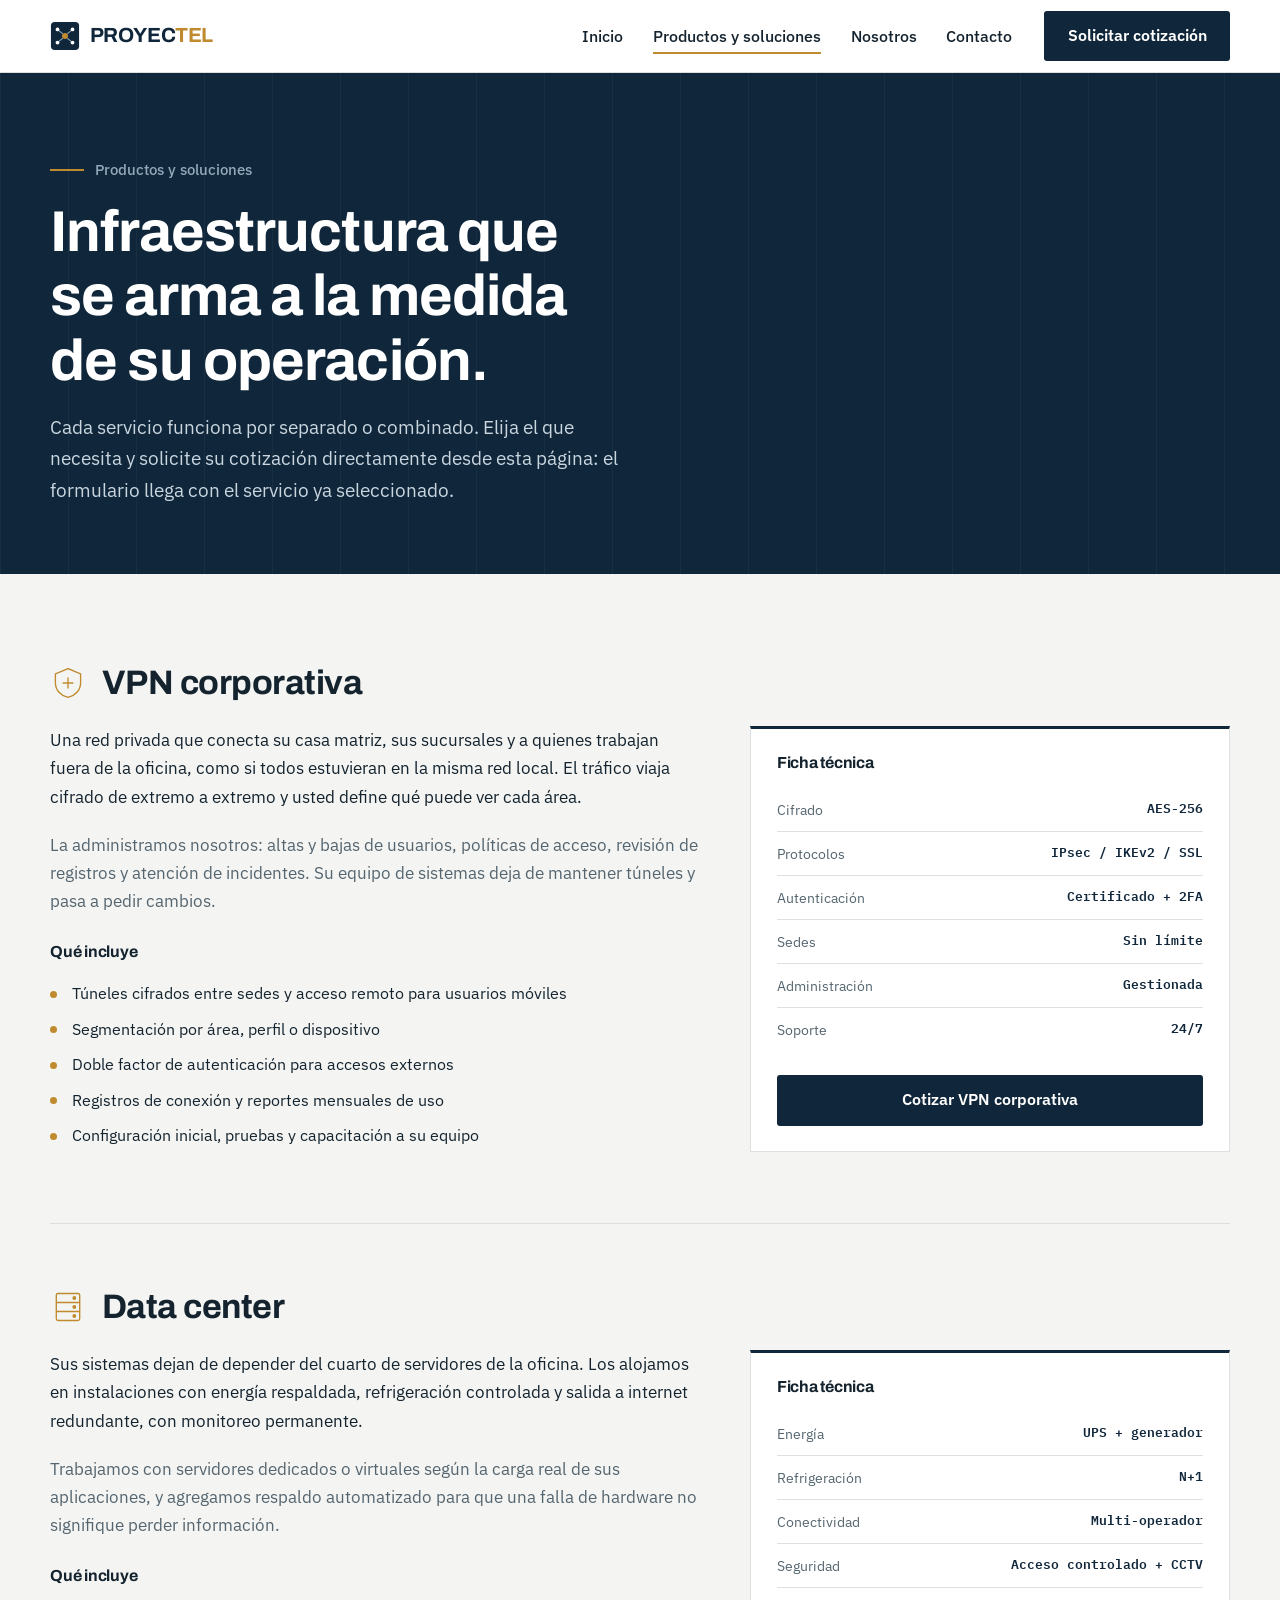
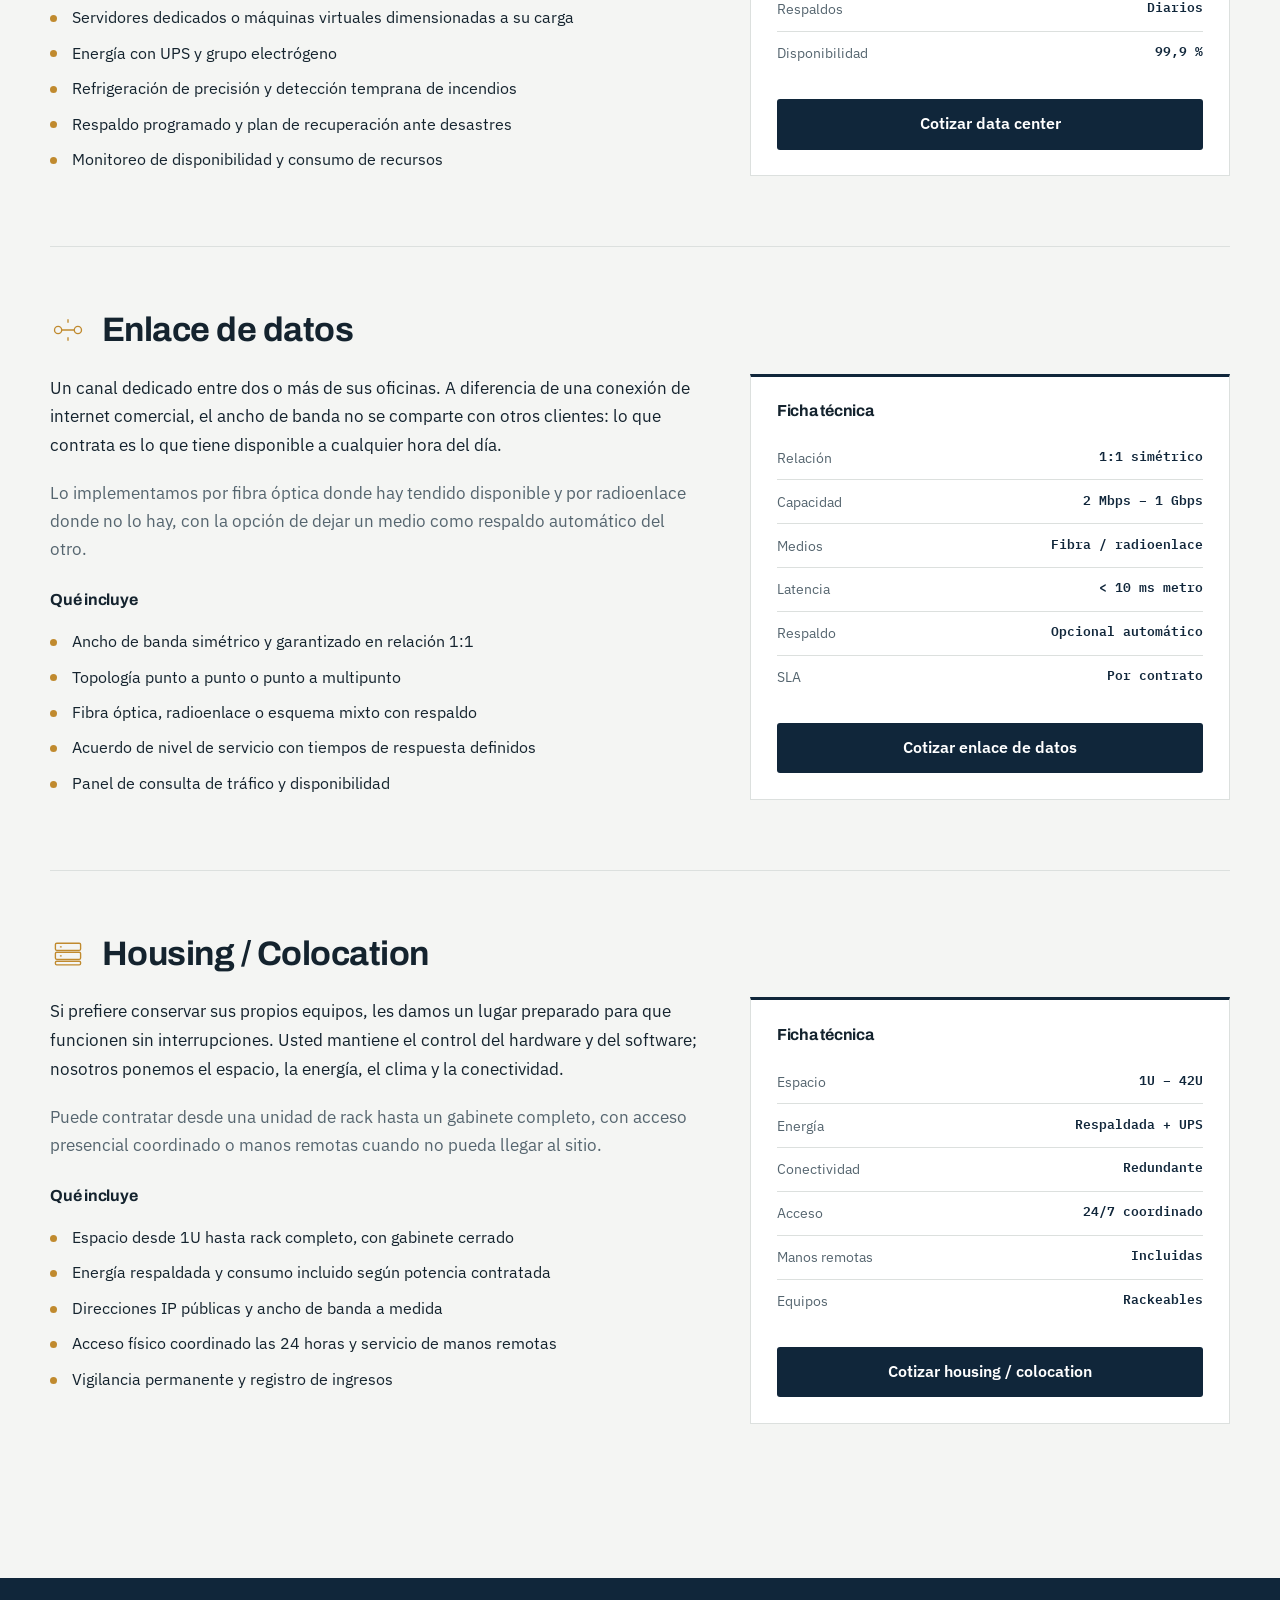
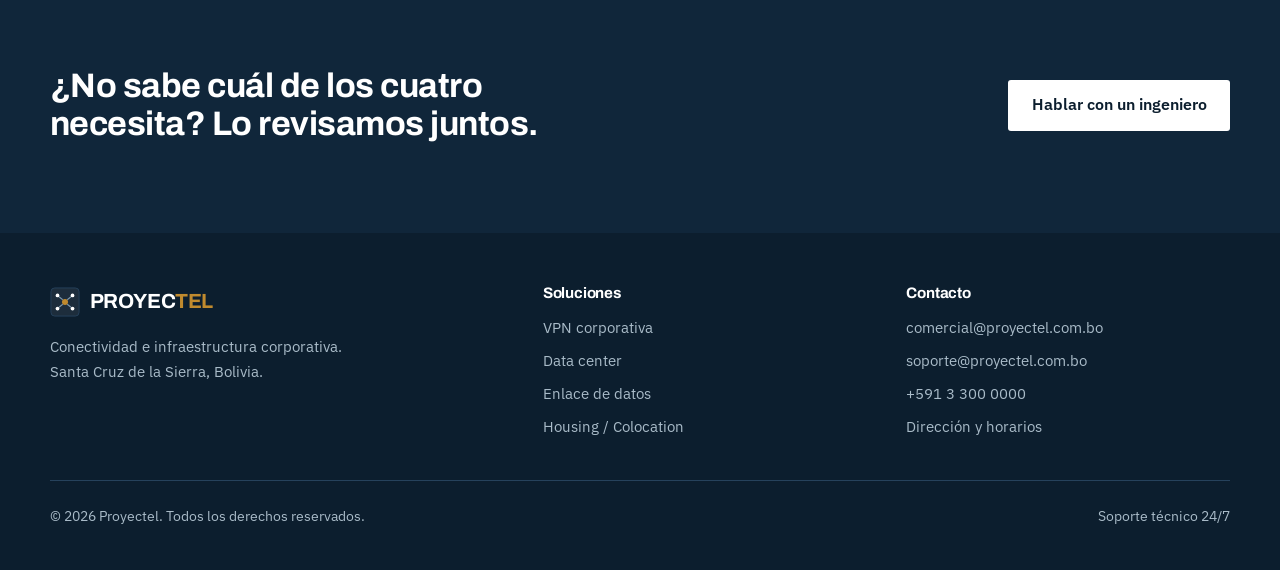
<file: proyectel/productos.html>
<!DOCTYPE html>
<html lang="es-BO">
<head>
<meta charset="UTF-8">
<meta name="viewport" content="width=device-width, initial-scale=1">
<title>Productos y soluciones — Proyectel</title>
<meta name="description" content="VPN corporativa, data center, enlace de datos y housing/colocation. Especificaciones y solicitud de cotización por servicio.">
<link rel="preconnect" href="https://fonts.googleapis.com">
<link rel="preconnect" href="https://fonts.gstatic.com" crossorigin>
<link href="https://fonts.googleapis.com/css2?family=Archivo:wght@500;600;700&family=IBM+Plex+Mono:wght@500;600&family=IBM+Plex+Sans:wght@400;500;600&display=swap" rel="stylesheet">
<link rel="stylesheet" href="assets/css/estilos.css">
</head>
<body>
<a class="salto-contenido" href="#contenido">Saltar al contenido</a>

<header class="cabecera">
  <div class="contenedor cabecera__fila">
    <a class="logo" href="index.html">
      <svg class="logo__marca" viewBox="0 0 32 32" aria-hidden="true">
        <rect x="1" y="1" width="30" height="30" rx="4" fill="#10263A"/>
        <circle cx="16" cy="16" r="3.2" fill="#C08A2E"/>
        <circle cx="8" cy="9" r="2" fill="#FFFFFF"/><circle cx="24" cy="9" r="2" fill="#FFFFFF"/>
        <circle cx="8" cy="23" r="2" fill="#FFFFFF"/><circle cx="24" cy="23" r="2" fill="#FFFFFF"/>
        <g stroke="#7E98AC" stroke-width="1.1">
          <path d="M9.6 10.4 13.6 13.6M22.4 10.4 18.4 13.6M9.6 21.6 13.6 18.4M22.4 21.6 18.4 18.4"/>
        </g>
      </svg>
      <span class="logo__texto">PROYEC<span>TEL</span></span>
    </a>

    <button class="menu-btn" id="menuBtn" aria-expanded="false" aria-controls="navPrincipal" aria-label="Abrir menú">
      <span></span>
    </button>

    <nav class="nav" id="navPrincipal" aria-label="Navegación principal">
      <ul class="nav__lista">
        <li><a class="nav__enlace" href="index.html">Inicio</a></li>
        <li><a class="nav__enlace" href="productos.html" aria-current="page">Productos y soluciones</a></li>
        <li><a class="nav__enlace" href="nosotros.html">Nosotros</a></li>
        <li><a class="nav__enlace" href="contacto.html">Contacto</a></li>
      </ul>
      <a class="boton boton--primario" href="contacto.html#cotizacion">Solicitar cotización</a>
    </nav>
  </div>
</header>

<main id="contenido">

  <!-- ============ ENCABEZADO DE PÁGINA ============ -->
  <section class="portada">
    <div class="contenedor portada__interior">
      <p class="rotulo rotulo--claro">Productos y soluciones</p>
      <h1 class="portada__titulo" style="max-width:20ch">Infraestructura que se arma a la medida de su operación.</h1>
      <p class="portada__bajada">
        Cada servicio funciona por separado o combinado. Elija el que necesita y solicite su cotización
        directamente desde esta página: el formulario llega con el servicio ya seleccionado.
      </p>
    </div>
  </section>

  <!-- ============ PRODUCTOS ============ -->
  <section class="seccion">
    <div class="contenedor">

      <!-- ---- VPN corporativa ---- -->
      <article class="producto" id="vpn-corporativa">
        <div class="producto__cabecera">
          <svg width="36" height="36" viewBox="0 0 40 40" fill="none" stroke="currentColor" stroke-width="1.5" aria-hidden="true">
            <path d="M20 4 6 10v10c0 8 6 14 14 16 8-2 14-8 14-16V10L20 4Z"/><path d="M14 20h12M20 14v12"/>
          </svg>
          <h2>VPN corporativa</h2>
        </div>

        <div class="producto__cuerpo">
          <div class="producto__texto">
            <p>
              Una red privada que conecta su casa matriz, sus sucursales y a quienes trabajan fuera de la
              oficina, como si todos estuvieran en la misma red local. El tráfico viaja cifrado de extremo a
              extremo y usted define qué puede ver cada área.
            </p>
            <p>
              La administramos nosotros: altas y bajas de usuarios, políticas de acceso, revisión de registros
              y atención de incidentes. Su equipo de sistemas deja de mantener túneles y pasa a pedir cambios.
            </p>
            <h3 style="font-size:1rem;margin-top:1.75rem">Qué incluye</h3>
            <ul class="lista-marcada">
              <li>Túneles cifrados entre sedes y acceso remoto para usuarios móviles</li>
              <li>Segmentación por área, perfil o dispositivo</li>
              <li>Doble factor de autenticación para accesos externos</li>
              <li>Registros de conexión y reportes mensuales de uso</li>
              <li>Configuración inicial, pruebas y capacitación a su equipo</li>
            </ul>
          </div>

          <!-- ESPECIFICACIONES: ajustá los valores a lo que realmente ofrece Proyectel -->
          <aside class="ficha">
            <h3>Ficha técnica</h3>
            <dl>
              <div class="ficha__fila"><dt>Cifrado</dt><dd>AES-256</dd></div>
              <div class="ficha__fila"><dt>Protocolos</dt><dd>IPsec / IKEv2 / SSL</dd></div>
              <div class="ficha__fila"><dt>Autenticación</dt><dd>Certificado + 2FA</dd></div>
              <div class="ficha__fila"><dt>Sedes</dt><dd>Sin límite</dd></div>
              <div class="ficha__fila"><dt>Administración</dt><dd>Gestionada</dd></div>
              <div class="ficha__fila"><dt>Soporte</dt><dd>24/7</dd></div>
            </dl>
            <a class="boton boton--primario" href="contacto.html?producto=vpn-corporativa#cotizacion">Cotizar VPN corporativa</a>
          </aside>
        </div>
      </article>

      <!-- ---- Data center ---- -->
      <article class="producto" id="data-center">
        <div class="producto__cabecera">
          <svg width="36" height="36" viewBox="0 0 40 40" fill="none" stroke="currentColor" stroke-width="1.5" aria-hidden="true">
            <rect x="7" y="5" width="26" height="30" rx="2"/><path d="M7 15h26M7 25h26"/>
            <circle cx="27" cy="10" r="1.4" fill="currentColor"/><circle cx="27" cy="20" r="1.4" fill="currentColor"/>
            <circle cx="27" cy="30" r="1.4" fill="currentColor"/>
          </svg>
          <h2>Data center</h2>
        </div>

        <div class="producto__cuerpo">
          <div class="producto__texto">
            <p>
              Sus sistemas dejan de depender del cuarto de servidores de la oficina. Los alojamos en
              instalaciones con energía respaldada, refrigeración controlada y salida a internet redundante,
              con monitoreo permanente.
            </p>
            <p>
              Trabajamos con servidores dedicados o virtuales según la carga real de sus aplicaciones, y
              agregamos respaldo automatizado para que una falla de hardware no signifique perder información.
            </p>
            <h3 style="font-size:1rem;margin-top:1.75rem">Qué incluye</h3>
            <ul class="lista-marcada">
              <li>Servidores dedicados o máquinas virtuales dimensionadas a su carga</li>
              <li>Energía con UPS y grupo electrógeno</li>
              <li>Refrigeración de precisión y detección temprana de incendios</li>
              <li>Respaldo programado y plan de recuperación ante desastres</li>
              <li>Monitoreo de disponibilidad y consumo de recursos</li>
            </ul>
          </div>

          <aside class="ficha">
            <h3>Ficha técnica</h3>
            <dl>
              <div class="ficha__fila"><dt>Energía</dt><dd>UPS + generador</dd></div>
              <div class="ficha__fila"><dt>Refrigeración</dt><dd>N+1</dd></div>
              <div class="ficha__fila"><dt>Conectividad</dt><dd>Multi-operador</dd></div>
              <div class="ficha__fila"><dt>Seguridad</dt><dd>Acceso controlado + CCTV</dd></div>
              <div class="ficha__fila"><dt>Respaldos</dt><dd>Diarios</dd></div>
              <div class="ficha__fila"><dt>Disponibilidad</dt><dd>99,9 %</dd></div>
            </dl>
            <a class="boton boton--primario" href="contacto.html?producto=data-center#cotizacion">Cotizar data center</a>
          </aside>
        </div>
      </article>

      <!-- ---- Enlace de datos ---- -->
      <article class="producto" id="enlace-de-datos">
        <div class="producto__cabecera">
          <svg width="36" height="36" viewBox="0 0 40 40" fill="none" stroke="currentColor" stroke-width="1.5" aria-hidden="true">
            <circle cx="9" cy="20" r="4"/><circle cx="31" cy="20" r="4"/>
            <path d="M13 20h14M20 12v-4M20 28v4"/>
          </svg>
          <h2>Enlace de datos</h2>
        </div>

        <div class="producto__cuerpo">
          <div class="producto__texto">
            <p>
              Un canal dedicado entre dos o más de sus oficinas. A diferencia de una conexión de internet
              comercial, el ancho de banda no se comparte con otros clientes: lo que contrata es lo que tiene
              disponible a cualquier hora del día.
            </p>
            <p>
              Lo implementamos por fibra óptica donde hay tendido disponible y por radioenlace donde no lo hay,
              con la opción de dejar un medio como respaldo automático del otro.
            </p>
            <h3 style="font-size:1rem;margin-top:1.75rem">Qué incluye</h3>
            <ul class="lista-marcada">
              <li>Ancho de banda simétrico y garantizado en relación 1:1</li>
              <li>Topología punto a punto o punto a multipunto</li>
              <li>Fibra óptica, radioenlace o esquema mixto con respaldo</li>
              <li>Acuerdo de nivel de servicio con tiempos de respuesta definidos</li>
              <li>Panel de consulta de tráfico y disponibilidad</li>
            </ul>
          </div>

          <aside class="ficha">
            <h3>Ficha técnica</h3>
            <dl>
              <div class="ficha__fila"><dt>Relación</dt><dd>1:1 simétrico</dd></div>
              <div class="ficha__fila"><dt>Capacidad</dt><dd>2 Mbps – 1 Gbps</dd></div>
              <div class="ficha__fila"><dt>Medios</dt><dd>Fibra / radioenlace</dd></div>
              <div class="ficha__fila"><dt>Latencia</dt><dd>&lt; 10 ms metro</dd></div>
              <div class="ficha__fila"><dt>Respaldo</dt><dd>Opcional automático</dd></div>
              <div class="ficha__fila"><dt>SLA</dt><dd>Por contrato</dd></div>
            </dl>
            <a class="boton boton--primario" href="contacto.html?producto=enlace-de-datos#cotizacion">Cotizar enlace de datos</a>
          </aside>
        </div>
      </article>

      <!-- ---- Housing / Colocation ---- -->
      <article class="producto" id="housing-colocation">
        <div class="producto__cabecera">
          <svg width="36" height="36" viewBox="0 0 40 40" fill="none" stroke="currentColor" stroke-width="1.5" aria-hidden="true">
            <rect x="6" y="8" width="28" height="8" rx="1.5"/><rect x="6" y="18" width="28" height="8" rx="1.5"/>
            <rect x="6" y="28" width="28" height="4" rx="1.5"/><path d="M11 12h2M11 22h2"/>
          </svg>
          <h2>Housing / Colocation</h2>
        </div>

        <div class="producto__cuerpo">
          <div class="producto__texto">
            <p>
              Si prefiere conservar sus propios equipos, les damos un lugar preparado para que funcionen sin
              interrupciones. Usted mantiene el control del hardware y del software; nosotros ponemos el
              espacio, la energía, el clima y la conectividad.
            </p>
            <p>
              Puede contratar desde una unidad de rack hasta un gabinete completo, con acceso presencial
              coordinado o manos remotas cuando no pueda llegar al sitio.
            </p>
            <h3 style="font-size:1rem;margin-top:1.75rem">Qué incluye</h3>
            <ul class="lista-marcada">
              <li>Espacio desde 1U hasta rack completo, con gabinete cerrado</li>
              <li>Energía respaldada y consumo incluido según potencia contratada</li>
              <li>Direcciones IP públicas y ancho de banda a medida</li>
              <li>Acceso físico coordinado las 24 horas y servicio de manos remotas</li>
              <li>Vigilancia permanente y registro de ingresos</li>
            </ul>
          </div>

          <aside class="ficha">
            <h3>Ficha técnica</h3>
            <dl>
              <div class="ficha__fila"><dt>Espacio</dt><dd>1U – 42U</dd></div>
              <div class="ficha__fila"><dt>Energía</dt><dd>Respaldada + UPS</dd></div>
              <div class="ficha__fila"><dt>Conectividad</dt><dd>Redundante</dd></div>
              <div class="ficha__fila"><dt>Acceso</dt><dd>24/7 coordinado</dd></div>
              <div class="ficha__fila"><dt>Manos remotas</dt><dd>Incluidas</dd></div>
              <div class="ficha__fila"><dt>Equipos</dt><dd>Rackeables</dd></div>
            </dl>
            <a class="boton boton--primario" href="contacto.html?producto=housing-colocation#cotizacion">Cotizar housing / colocation</a>
          </aside>
        </div>
      </article>

    </div>
  </section>

  <!-- ============ LLAMADO ============ -->
  <section class="seccion seccion-oscura">
    <div class="contenedor llamado">
      <h2>¿No sabe cuál de los cuatro necesita? Lo revisamos juntos.</h2>
      <a class="boton boton--claro" href="contacto.html#cotizacion">Hablar con un ingeniero</a>
    </div>
  </section>

</main>

<footer class="pie">
  <div class="contenedor">
    <div class="pie__rejilla">
      <div>
        <a class="logo" href="index.html" style="margin-bottom:1rem">
          <svg class="logo__marca" viewBox="0 0 32 32" aria-hidden="true">
            <rect x="1" y="1" width="30" height="30" rx="4" fill="#FFFFFF" fill-opacity=".07" stroke="#26425C"/>
            <circle cx="16" cy="16" r="3.2" fill="#C08A2E"/>
            <circle cx="8" cy="9" r="2" fill="#FFFFFF"/><circle cx="24" cy="9" r="2" fill="#FFFFFF"/>
            <circle cx="8" cy="23" r="2" fill="#FFFFFF"/><circle cx="24" cy="23" r="2" fill="#FFFFFF"/>
            <g stroke="#7E98AC" stroke-width="1.1">
              <path d="M9.6 10.4 13.6 13.6M22.4 10.4 18.4 13.6M9.6 21.6 13.6 18.4M22.4 21.6 18.4 18.4"/>
            </g>
          </svg>
          <span class="logo__texto">PROYEC<span>TEL</span></span>
        </a>
        <p style="max-width:34ch">Conectividad e infraestructura corporativa. Santa Cruz de la Sierra, Bolivia.</p>
      </div>
      <div>
        <h4>Soluciones</h4>
        <ul>
          <li><a href="productos.html#vpn-corporativa">VPN corporativa</a></li>
          <li><a href="productos.html#data-center">Data center</a></li>
          <li><a href="productos.html#enlace-de-datos">Enlace de datos</a></li>
          <li><a href="productos.html#housing-colocation">Housing / Colocation</a></li>
        </ul>
      </div>
      <div>
        <h4>Contacto</h4>
        <ul>
          <li><a href="mailto:comercial@proyectel.com.bo">comercial@proyectel.com.bo</a></li>
          <li><a href="mailto:soporte@proyectel.com.bo">soporte@proyectel.com.bo</a></li>
          <li><a href="tel:+59133000000">+591 3 300 0000</a></li>
          <li><a href="contacto.html">Dirección y horarios</a></li>
        </ul>
      </div>
    </div>
    <div class="pie__legal">
      <p>&copy; <span id="anio">2026</span> Proyectel. Todos los derechos reservados.</p>
      <p>Soporte técnico 24/7</p>
    </div>
  </div>
</footer>

<script src="assets/js/main.js"></script>
</body>
</html>
</file>
<file: proyectel/assets/css/estilos.css>
/* =========================================================
   PROYECTEL — Hoja de estilos única para todo el sitio
   Paleta: azul profundo + papel neutro + latón (acento)
   Verde señal se usa SOLO para estados de red en vivo.
   ========================================================= */

:root {
  /* Color */
  --azul-900: #0C1E2E;
  --azul-800: #10263A;
  --azul-700: #163350;
  --azul-600: #1E4460;
  --azul-300: #93A8B8;
  --papel:    #F4F5F3;
  --blanco:   #FFFFFF;
  --laton:    #C08A2E;
  --laton-claro: #E3C88A;
  --senal:    #2BB3A3;
  --texto:    #14232E;
  --texto-suave: #55656F;
  --linea:    #DCE0DE;
  --linea-oscura: #26425C;

  /* Tipografía */
  --fuente-titulo: "Archivo", "Helvetica Neue", Arial, sans-serif;
  --fuente-texto:  "IBM Plex Sans", system-ui, -apple-system, Segoe UI, sans-serif;
  --fuente-dato:   "IBM Plex Mono", ui-monospace, "Courier New", monospace;

  --t-portada: clamp(2.35rem, 4.8vw, 3.6rem);
  --t-h1: clamp(2rem, 4.2vw, 3rem);
  --t-h2: clamp(1.55rem, 2.8vw, 2.125rem);
  --t-h3: 1.1875rem;

  /* Espacio */
  --aire-seccion: clamp(3.5rem, 7vw, 6rem);
  --radio: 3px;
}

/* ---------- Base ---------- */
*, *::before, *::after { box-sizing: border-box; }

html { -webkit-text-size-adjust: 100%; scroll-behavior: smooth; scroll-padding-top: 90px; }

body {
  margin: 0;
  background: var(--papel);
  color: var(--texto);
  font-family: var(--fuente-texto);
  font-size: 1.0625rem;
  line-height: 1.65;
  -webkit-font-smoothing: antialiased;
}

h1, h2, h3, h4 {
  font-family: var(--fuente-titulo);
  font-weight: 700;
  line-height: 1.12;
  letter-spacing: -0.015em;
  margin: 0 0 0.6em;
  text-wrap: balance;
}

p { margin: 0 0 1.1em; max-width: 68ch; }
img, svg { max-width: 100%; }
a { color: inherit; }

:focus-visible {
  outline: 2px solid var(--laton);
  outline-offset: 3px;
  border-radius: 2px;
}

.contenedor { width: min(100% - 2.5rem, 1180px); margin-inline: auto; }
.contenedor--angosto { width: min(100% - 2.5rem, 880px); margin-inline: auto; }

.salto-contenido {
  position: absolute; left: -9999px; top: 0;
  background: var(--azul-800); color: #fff; padding: .75rem 1.25rem; z-index: 200;
}
.salto-contenido:focus { left: 1rem; top: 1rem; }

/* ---------- Encabezado / navegación ---------- */
.cabecera {
  position: sticky; top: 0; z-index: 100;
  background: rgba(255,255,255,0.94);
  backdrop-filter: blur(8px);
  border-bottom: 1px solid var(--linea);
}

.cabecera__fila {
  display: flex; align-items: center; justify-content: space-between;
  gap: 1.5rem; min-height: 72px;
}

/* Logo: reemplazá este bloque por <img src="assets/img/logo-proyectel.svg"> cuando tengas el oficial */
.logo { display: inline-flex; align-items: center; gap: .6rem; text-decoration: none; }
.logo__marca { width: 30px; height: 30px; flex: none; }
.logo__texto {
  font-family: var(--fuente-titulo); font-weight: 700; font-size: 1.28rem;
  letter-spacing: -0.02em; color: var(--azul-800);
}
.logo__texto span { color: var(--laton); }

.nav { display: flex; align-items: center; gap: 2rem; }
.nav__lista { display: flex; gap: 1.85rem; list-style: none; margin: 0; padding: 0; }
.nav__enlace {
  text-decoration: none; font-size: .975rem; font-weight: 500; color: var(--texto);
  padding-block: .35rem; border-bottom: 2px solid transparent;
}
.nav__enlace:hover { border-bottom-color: var(--laton-claro); }
.nav__enlace[aria-current="page"] { border-bottom-color: var(--laton); }

.menu-btn {
  display: none; width: 44px; height: 44px; border: 1px solid var(--linea);
  background: var(--blanco); border-radius: var(--radio); cursor: pointer;
  align-items: center; justify-content: center;
}
.menu-btn span { display: block; width: 19px; height: 1.5px; background: var(--azul-800); position: relative; }
.menu-btn span::before, .menu-btn span::after {
  content: ""; position: absolute; left: 0; width: 19px; height: 1.5px; background: var(--azul-800);
}
.menu-btn span::before { top: -6px; }
.menu-btn span::after  { top: 6px; }
.menu-btn[aria-expanded="true"] span { background: transparent; }
.menu-btn[aria-expanded="true"] span::before { top: 0; transform: rotate(45deg); }
.menu-btn[aria-expanded="true"] span::after  { top: 0; transform: rotate(-45deg); }

/* ---------- Botones ---------- */
.boton {
  display: inline-flex; align-items: center; justify-content: center;
  font-family: var(--fuente-texto); font-size: .975rem; font-weight: 600;
  padding: .72rem 1.4rem; border-radius: var(--radio); text-decoration: none;
  border: 1.5px solid transparent; cursor: pointer; transition: background-color .15s, color .15s, border-color .15s;
}
.boton--primario { background: var(--azul-800); color: var(--blanco); }
.boton--primario:hover { background: var(--azul-600); }
.boton--secundario { background: transparent; color: var(--azul-800); border-color: var(--laton); }
.boton--secundario:hover { background: var(--laton); color: var(--azul-900); }
.boton--claro { background: var(--blanco); color: var(--azul-900); }
.boton--claro:hover { background: var(--laton-claro); }
.boton--contorno-claro { background: transparent; color: var(--blanco); border-color: rgba(255,255,255,.45); }
.boton--contorno-claro:hover { border-color: var(--laton); background: rgba(192,138,46,.16); }

/* ---------- Rótulo de sección ---------- */
.rotulo {
  display: flex; align-items: center; gap: .7rem;
  font-size: .95rem; font-weight: 500; color: var(--texto-suave);
  margin-bottom: 1.1rem;
}
.rotulo::before { content: ""; width: 34px; height: 2px; background: var(--laton); flex: none; }
.rotulo--claro { color: var(--azul-300); }

/* ---------- Secciones ---------- */
.seccion { padding-block: var(--aire-seccion); }
.seccion-oscura { background: var(--azul-800); color: var(--blanco); }
.seccion-oscura h2, .seccion-oscura h3 { color: var(--blanco); }
.seccion-oscura p { color: #D6DFE6; }
.seccion-blanca { background: var(--blanco); }

.encabezado-seccion { max-width: 62ch; margin-bottom: clamp(2rem, 4vw, 3rem); }
.encabezado-seccion h2 { font-size: var(--t-h2); }
.encabezado-seccion p { color: var(--texto-suave); margin-bottom: 0; }
.seccion-oscura .encabezado-seccion p { color: var(--azul-300); }

/* ---------- Portada (home) ---------- */
.portada { background: var(--azul-800); color: var(--blanco); position: relative; overflow: hidden; }
.portada::after {
  content: ""; position: absolute; inset: 0;
  background:
    linear-gradient(90deg, rgba(255,255,255,.035) 1px, transparent 1px) 0 0 / 68px 100%;
  pointer-events: none;
}
.portada__interior { position: relative; z-index: 1; padding-block: clamp(3.25rem, 7vw, 5.25rem) clamp(2rem, 4vw, 3rem); }
.portada__titulo {
  font-size: var(--t-portada); color: var(--blanco); max-width: 15ch; margin-bottom: 1.1rem;
}
.portada__bajada { font-size: clamp(1.03rem, 1.5vw, 1.19rem); color: #C9D6E0; max-width: 54ch; }
.portada__acciones { display: flex; flex-wrap: wrap; gap: .85rem; margin-top: 1.9rem; }

/* Diagrama de red */
.diagrama { margin-top: clamp(2.5rem, 5vw, 4rem); border-top: 1px solid var(--linea-oscura); padding-top: 2rem; }
.diagrama > svg { width: 100%; height: auto; }
.diagrama .diagrama__horizontal { display: block; }
.diagrama .diagrama__vertical { display: none; }

.nodo-linea { stroke: #36536E; stroke-width: 1.5; fill: none; }
.nodo-pulso { stroke: var(--senal); stroke-width: 2; fill: none; stroke-dasharray: 26 210; stroke-linecap: round; }
.dia-caja { fill: none; stroke: #4A6A85; stroke-width: 1.5; }
.dia-caja--acento { stroke: var(--laton); }
.dia-titulo { fill: #FFFFFF; font-family: var(--fuente-titulo); font-weight: 600; font-size: 15px; }
.dia-dato { fill: var(--senal); font-family: var(--fuente-dato); font-weight: 600; font-size: 19px; }
.dia-pie { fill: #93A8B8; font-family: var(--fuente-texto); font-size: 12.5px; }
.dia-glifo { stroke: var(--laton-claro); stroke-width: 1.4; fill: none; }

@media (prefers-reduced-motion: no-preference) {
  .nodo-pulso { animation: recorrer 3.4s linear infinite; }
  .nodo-pulso--b { animation-delay: 1.7s; }
}
@keyframes recorrer { from { stroke-dashoffset: 236; } to { stroke-dashoffset: 0; } }

/* ---------- Servicios: hoja de especificaciones ---------- */
.lista-servicios { border-top: 1px solid var(--linea); }
.servicio {
  display: grid; grid-template-columns: 54px minmax(0, 1fr) auto;
  gap: 1.5rem; align-items: start;
  padding-block: 1.9rem; border-bottom: 1px solid var(--linea);
}
.servicio__glifo { color: var(--laton); margin-top: .25rem; }
.servicio h3 { font-size: var(--t-h3); margin-bottom: .35rem; }
.servicio p { color: var(--texto-suave); font-size: .98rem; margin-bottom: .7rem; }
.servicio__datos {
  display: flex; flex-wrap: wrap; gap: .4rem .75rem;
  font-family: var(--fuente-dato); font-size: .78rem; font-weight: 600; color: var(--azul-600);
  list-style: none; margin: 0; padding: 0;
}
.servicio__datos li { border: 1px solid var(--linea); padding: .18rem .5rem; border-radius: var(--radio); background: var(--papel); }
.seccion-blanca .servicio__datos li { background: var(--papel); }
.servicio__accion { align-self: center; }
.enlace-texto {
  font-weight: 600; font-size: .95rem; color: var(--azul-800);
  text-decoration: none; border-bottom: 1.5px solid var(--laton); padding-bottom: 2px; white-space: nowrap;
}
.enlace-texto:hover { color: var(--laton); }

/* ---------- Cifras ---------- */
.cifras { display: grid; grid-template-columns: repeat(4, 1fr); gap: 1px; background: var(--linea-oscura); border: 1px solid var(--linea-oscura); }
.cifra { background: var(--azul-800); padding: 1.6rem 1.35rem; }
.cifra__valor { font-family: var(--fuente-dato); font-weight: 600; font-size: clamp(1.7rem, 3vw, 2.3rem); color: var(--laton-claro); line-height: 1; }
.cifra__texto { margin: .6rem 0 0; font-size: .92rem; color: #B8C7D3; }

/* ---------- Bloques de contenido genéricos ---------- */
.rejilla-2 { display: grid; grid-template-columns: repeat(2, 1fr); gap: clamp(1.5rem, 3vw, 2.75rem); }
.rejilla-3 { display: grid; grid-template-columns: repeat(3, 1fr); gap: clamp(1.5rem, 3vw, 2.5rem); }
.rejilla-4 { display: grid; grid-template-columns: repeat(4, 1fr); gap: clamp(1.25rem, 2.5vw, 2rem); }

.bloque-borde { border-top: 2px solid var(--laton); padding-top: 1.1rem; }
.bloque-borde h3 { font-size: var(--t-h3); }
.bloque-borde p { font-size: .98rem; color: var(--texto-suave); margin-bottom: 0; }
.seccion-oscura .bloque-borde { border-top-color: var(--laton); }
.seccion-oscura .bloque-borde p { color: #B8C7D3; }

/* ---------- Página Productos ---------- */
.producto { border-top: 1px solid var(--linea); padding-block: clamp(2.5rem, 5vw, 4rem); }
.producto:first-of-type { border-top: 0; padding-top: 0; }
.producto__cabecera { display: flex; align-items: center; gap: 1rem; margin-bottom: 1.5rem; }
.producto__cabecera svg { color: var(--laton); flex: none; }
.producto__cabecera h2 { font-size: var(--t-h2); margin: 0; }
.producto__cuerpo { display: grid; grid-template-columns: minmax(0, 1.15fr) minmax(0, .85fr); gap: clamp(1.75rem, 4vw, 3.5rem); align-items: start; }
.producto__texto p:first-of-type { font-size: 1.09rem; color: var(--texto); }
.producto__texto p { color: var(--texto-suave); }

.lista-marcada { list-style: none; margin: 1.25rem 0 0; padding: 0; }
.lista-marcada li { position: relative; padding-left: 1.4rem; margin-bottom: .6rem; font-size: .98rem; }
.lista-marcada li::before {
  content: ""; position: absolute; left: 0; top: .62em; width: 7px; height: 7px;
  background: var(--laton); border-radius: 50%;
}

.ficha { background: var(--blanco); border: 1px solid var(--linea); border-top: 3px solid var(--azul-800); padding: 1.6rem; }
.seccion-blanca .ficha { background: var(--papel); }
.ficha h3 { font-size: 1rem; margin-bottom: 1rem; }
.ficha dl { margin: 0 0 1.5rem; }
.ficha__fila { display: flex; justify-content: space-between; gap: 1rem; padding-block: .6rem; border-bottom: 1px solid var(--linea); }
.ficha__fila:last-child { border-bottom: 0; }
.ficha dt { font-size: .9rem; color: var(--texto-suave); }
.ficha dd { margin: 0; font-family: var(--fuente-dato); font-size: .82rem; font-weight: 600; color: var(--azul-800); text-align: right; }
.ficha .boton { width: 100%; }

/* ---------- Página Nosotros ---------- */
.pilar { background: var(--blanco); border: 1px solid var(--linea); padding: 1.75rem; }
.pilar h3 { font-size: var(--t-h3); }
.pilar p { color: var(--texto-suave); margin-bottom: 0; font-size: .98rem; }
.pilar--acento { background: var(--azul-800); border-color: var(--azul-800); }
.pilar--acento h3 { color: var(--blanco); }
.pilar--acento p { color: #C3D0DA; }

.certificacion { display: grid; grid-template-columns: 44px 1fr; gap: 1rem; align-items: start; padding-block: 1.35rem; border-bottom: 1px solid var(--linea); }
.certificacion:last-child { border-bottom: 0; }
.certificacion svg { color: var(--laton); margin-top: .15rem; }
.certificacion h3 { font-size: 1.02rem; margin-bottom: .2rem; }
.certificacion p { font-size: .94rem; color: var(--texto-suave); margin: 0; }

/* ---------- Formulario ---------- */
.zona-contacto { display: grid; grid-template-columns: minmax(0, 1.25fr) minmax(0, .75fr); gap: clamp(2rem, 4vw, 3.5rem); align-items: start; }

.formulario { background: var(--blanco); border: 1px solid var(--linea); border-top: 3px solid var(--laton); padding: clamp(1.5rem, 3vw, 2.25rem); }
.campos { display: grid; grid-template-columns: repeat(2, 1fr); gap: 1.1rem; }
.campo { display: flex; flex-direction: column; gap: .4rem; }
.campo--ancho { grid-column: 1 / -1; }
.campo label { font-size: .92rem; font-weight: 600; }
.campo label span { font-weight: 400; color: var(--texto-suave); }
.campo input, .campo select, .campo textarea {
  font-family: var(--fuente-texto); font-size: 1rem; color: var(--texto);
  padding: .68rem .8rem; border: 1px solid #C6CCC9; border-radius: var(--radio);
  background: var(--papel); width: 100%;
}
.campo textarea { resize: vertical; min-height: 118px; }
.campo input:focus, .campo select:focus, .campo textarea:focus { border-color: var(--azul-600); background: var(--blanco); }
.campo input[aria-invalid="true"], .campo select[aria-invalid="true"], .campo textarea[aria-invalid="true"] { border-color: #B03A2E; }
.campo__error { font-size: .84rem; color: #B03A2E; min-height: 1.1em; }

.acuerdo { display: flex; gap: .65rem; align-items: flex-start; font-size: .9rem; color: var(--texto-suave); }
.acuerdo input { width: 18px; height: 18px; margin-top: .22rem; flex: none; }

.pie-formulario { display: flex; flex-wrap: wrap; align-items: center; gap: 1rem; margin-top: 1.5rem; }
.pie-formulario p { font-size: .86rem; color: var(--texto-suave); margin: 0; }

.confirmacion { border: 1px solid var(--senal); background: #EAF7F5; padding: 1.5rem; margin-top: 1.5rem; }
.confirmacion h3 { font-size: 1.1rem; margin-bottom: .4rem; }
.confirmacion p { margin: 0; font-size: .96rem; color: var(--texto-suave); }
[hidden] { display: none !important; }

.datos-corporativos { border-top: 2px solid var(--laton); padding-top: 1.25rem; }
.dato-bloque { padding-block: 1.15rem; border-bottom: 1px solid var(--linea); }
.dato-bloque h3 { font-size: .95rem; margin-bottom: .35rem; }
.dato-bloque p { font-size: .96rem; color: var(--texto-suave); margin: 0; }
.dato-bloque a { color: var(--azul-800); text-decoration: none; border-bottom: 1px solid var(--laton-claro); }
.dato-bloque a:hover { color: var(--laton); }

/* ---------- Llamado final ---------- */
.llamado { display: flex; flex-wrap: wrap; align-items: center; justify-content: space-between; gap: 1.75rem; }
.llamado h2 { font-size: var(--t-h2); margin: 0; max-width: 30ch; flex: 1 1 26rem; }

/* ---------- Pie de página ---------- */
.pie { background: var(--azul-900); color: #A9BBC8; padding-block: 3.25rem 1.75rem; font-size: .94rem; }
.pie__rejilla { display: grid; grid-template-columns: 1.4fr 1fr 1fr; gap: 2.5rem; padding-bottom: 2rem; border-bottom: 1px solid var(--linea-oscura); }
.pie .logo__texto { color: var(--blanco); }
.pie h4 { font-family: var(--fuente-titulo); font-size: .95rem; color: var(--blanco); margin: 0 0 .9rem; }
.pie ul { list-style: none; margin: 0; padding: 0; }
.pie li { margin-bottom: .5rem; }
.pie a { color: #A9BBC8; text-decoration: none; }
.pie a:hover { color: var(--laton-claro); }
.pie p { color: #A9BBC8; }
.pie__legal { display: flex; flex-wrap: wrap; justify-content: space-between; gap: .75rem; padding-top: 1.5rem; font-size: .85rem; }

/* =========================================================
   Responsive
   ========================================================= */
@media (max-width: 1000px) {
  .rejilla-4 { grid-template-columns: repeat(2, 1fr); }
  .cifras { grid-template-columns: repeat(2, 1fr); }
  .producto__cuerpo { grid-template-columns: 1fr; }
  .zona-contacto { grid-template-columns: 1fr; }
  .pie__rejilla { grid-template-columns: 1fr 1fr; }
}

@media (max-width: 860px) {
  .menu-btn { display: inline-flex; }
  .nav {
    position: absolute; top: 100%; left: 0; right: 0;
    background: var(--blanco); border-bottom: 1px solid var(--linea);
    flex-direction: column; align-items: stretch; gap: 0;
    padding: .5rem 1.25rem 1.25rem; display: none;
  }
  .nav.abierto { display: flex; }
  .nav__lista { flex-direction: column; gap: 0; }
  .nav__enlace { display: block; padding: .85rem 0; border-bottom: 1px solid var(--linea); }
  .nav__enlace[aria-current="page"] { color: var(--laton); border-bottom-color: var(--linea); }
  .nav .boton { margin-top: 1rem; }

  .diagrama .diagrama__horizontal { display: none; }
  .diagrama .diagrama__vertical { display: block; max-width: 330px; margin-inline: auto; }

  .rejilla-2, .rejilla-3 { grid-template-columns: 1fr; }

  .servicio { grid-template-columns: 40px 1fr; row-gap: .9rem; }
  .servicio__accion { grid-column: 2; align-self: start; }
}

@media (max-width: 560px) {
  body { font-size: 1rem; }
  .rejilla-4, .cifras { grid-template-columns: 1fr; }
  .campos { grid-template-columns: 1fr; }
  .pie__rejilla { grid-template-columns: 1fr; gap: 2rem; }
  .portada__acciones .boton { width: 100%; }
  .llamado .boton { width: 100%; }
}

@media (prefers-reduced-motion: reduce) {
  * { animation: none !important; transition: none !important; scroll-behavior: auto !important; }
}
</file>
